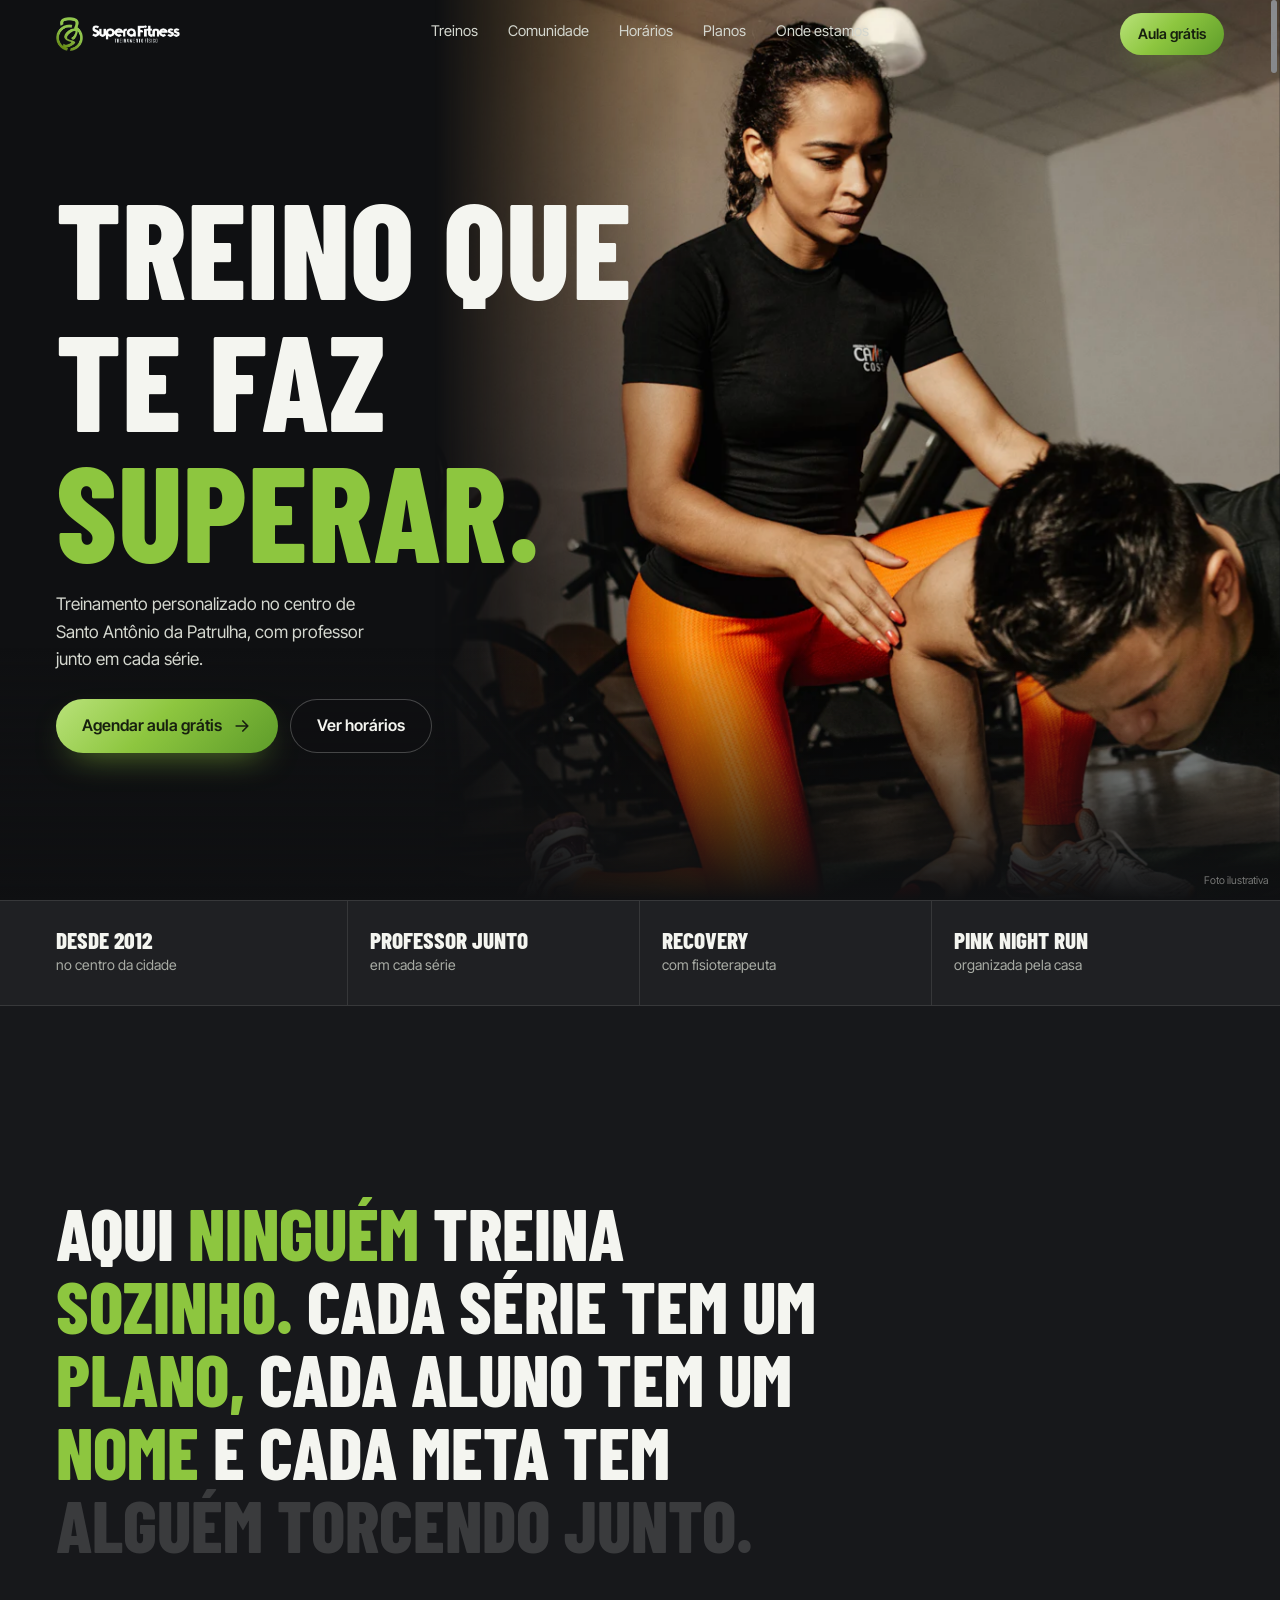
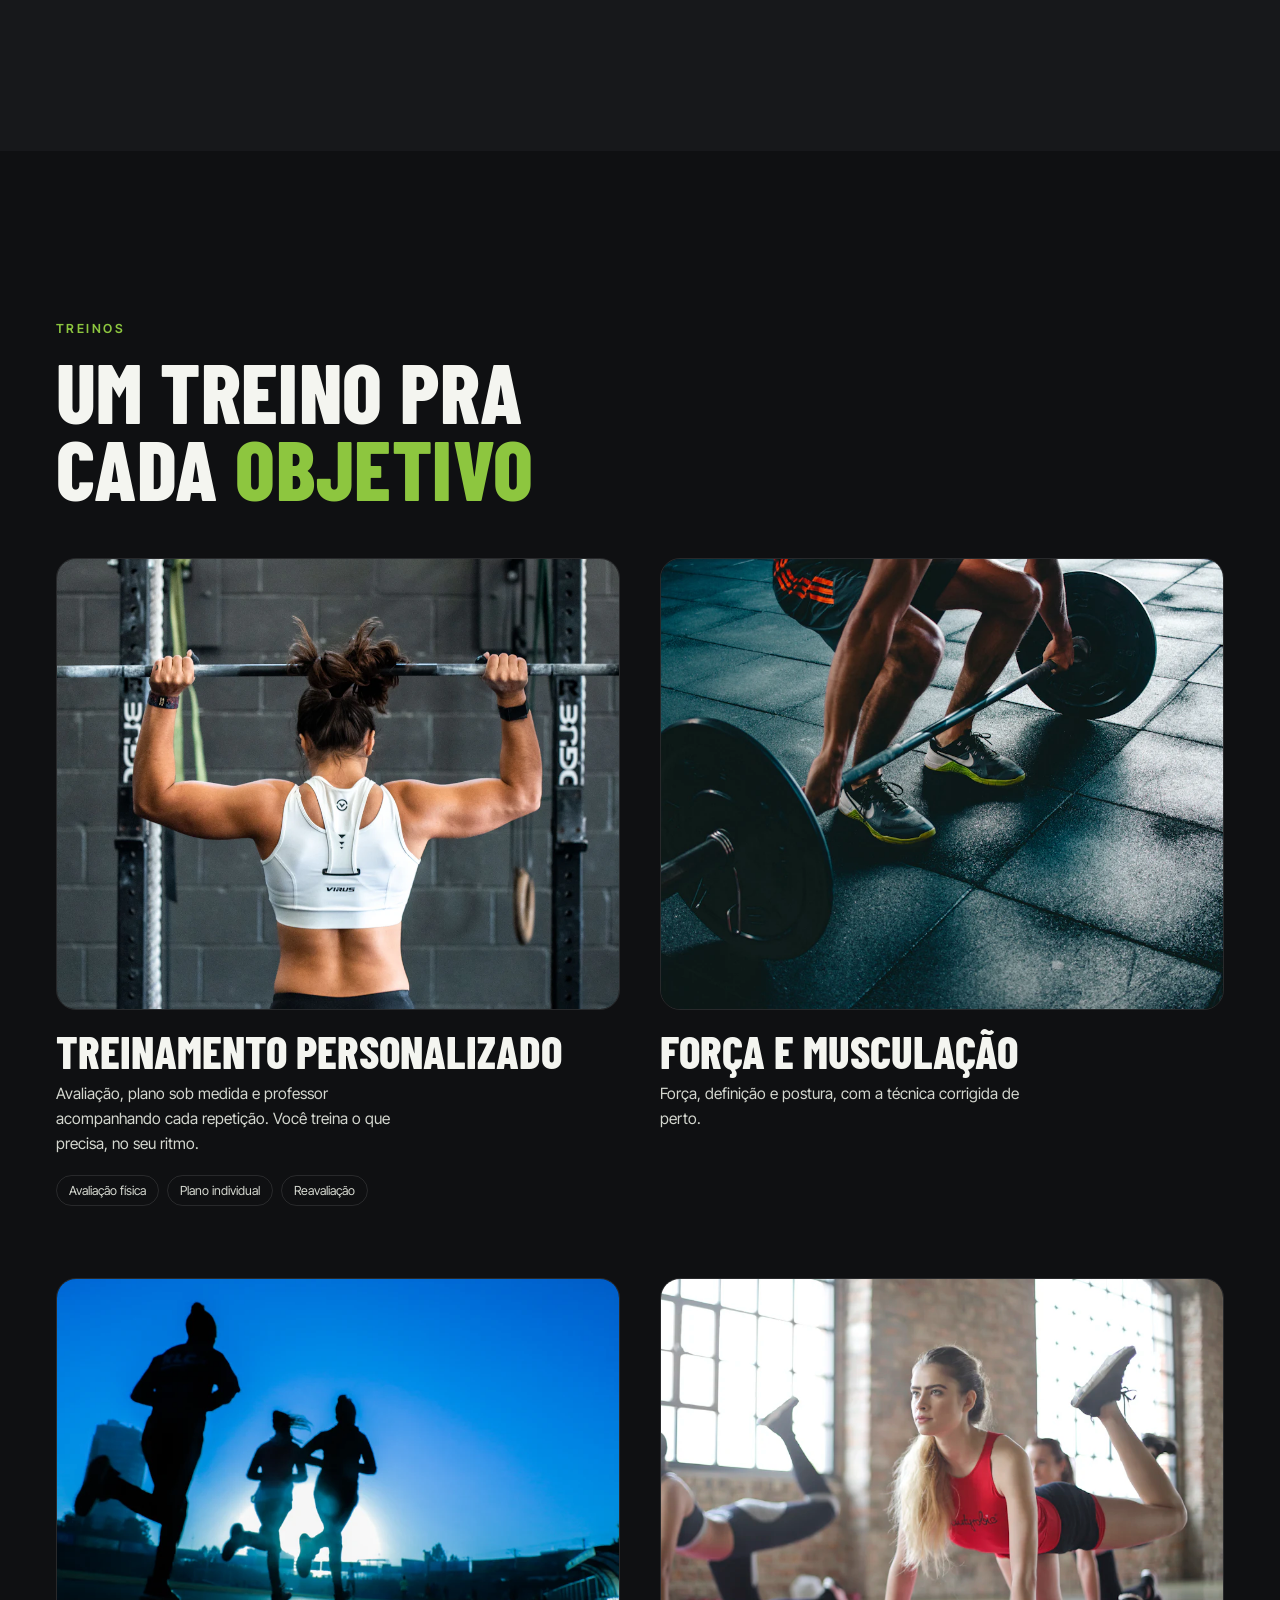
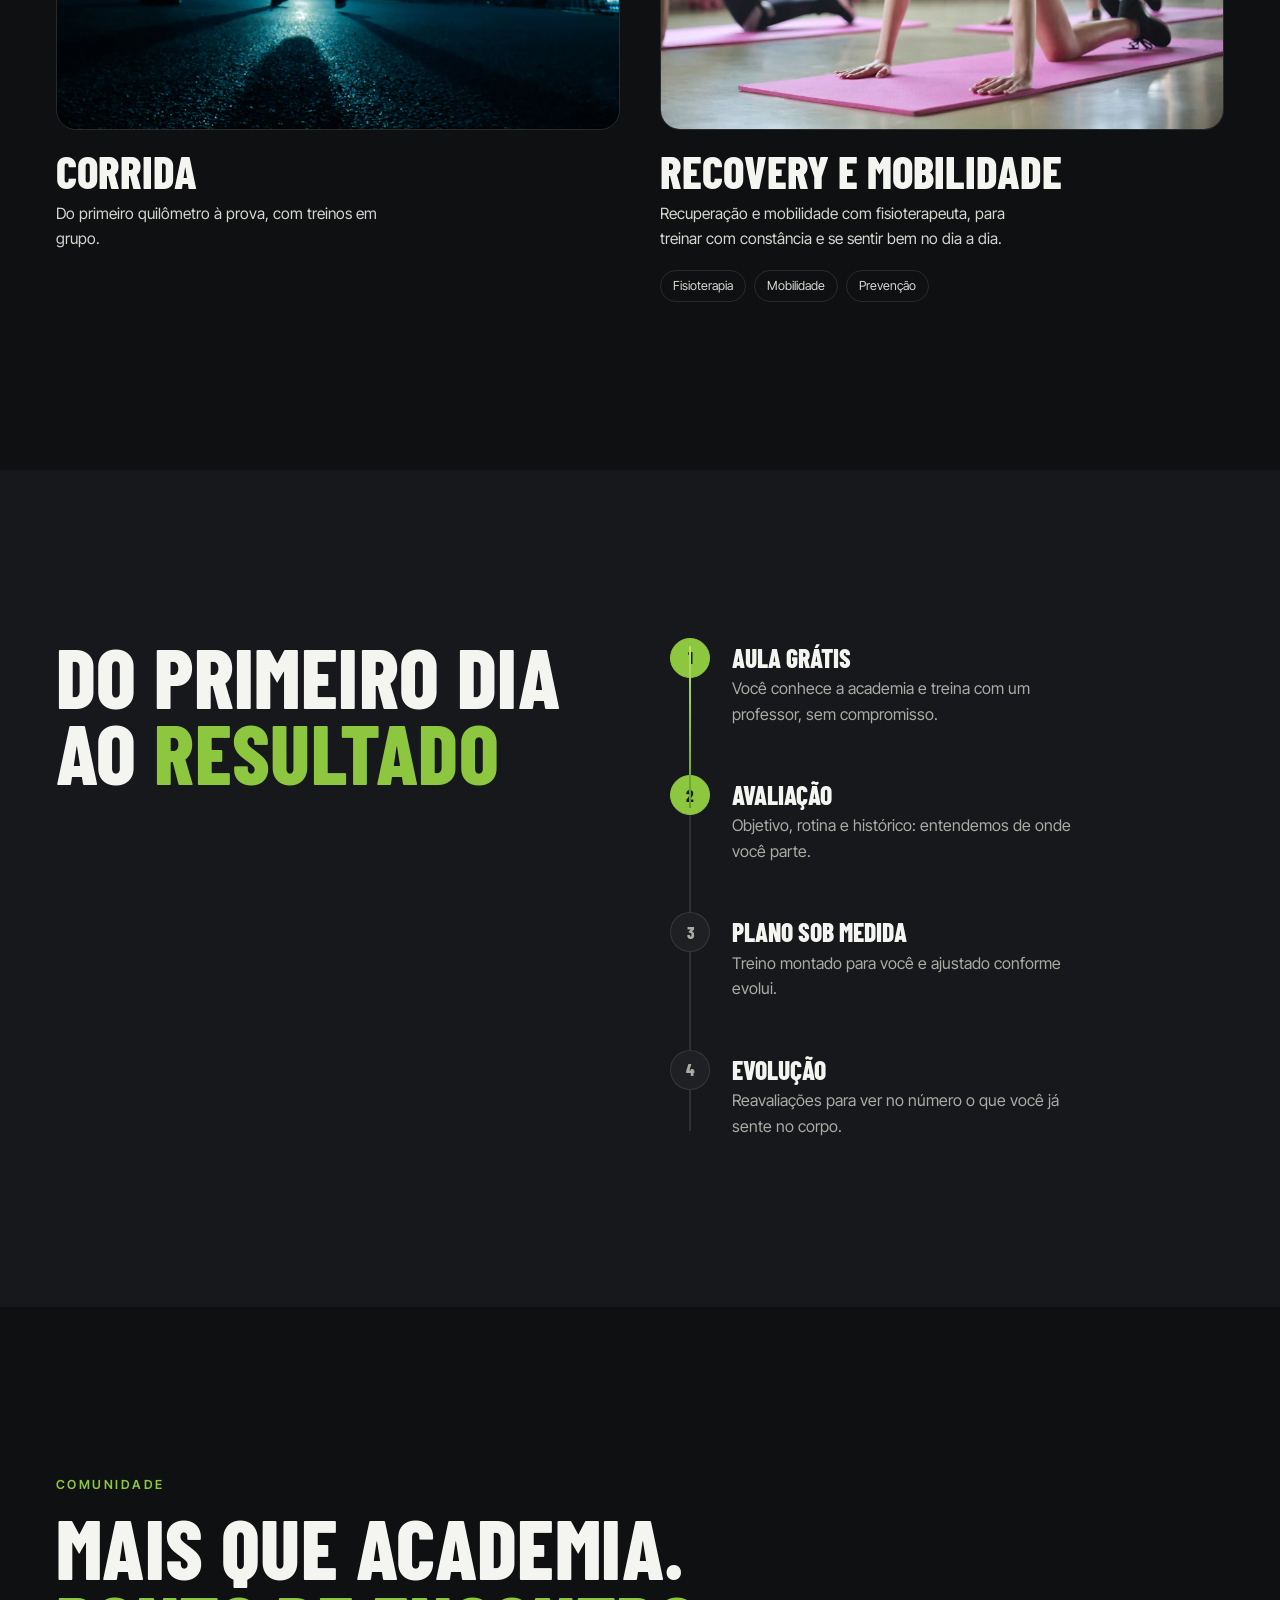
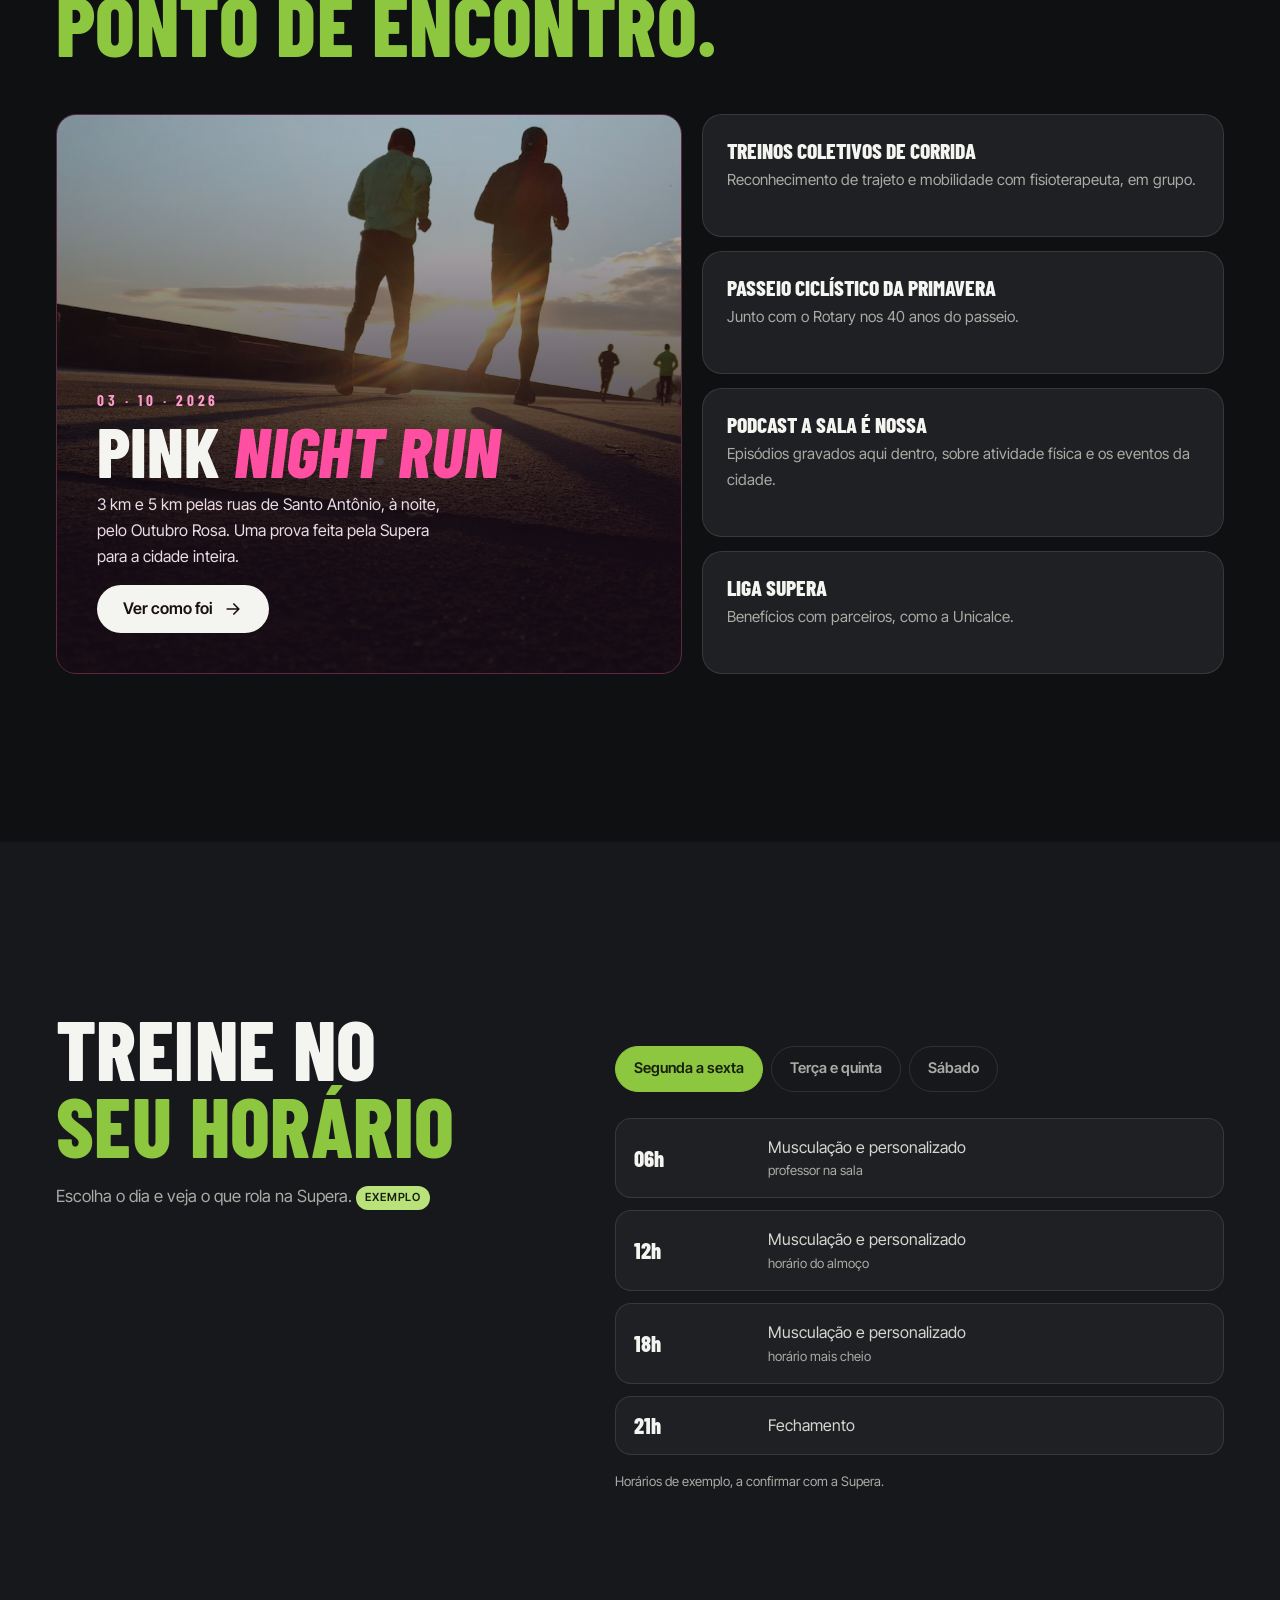
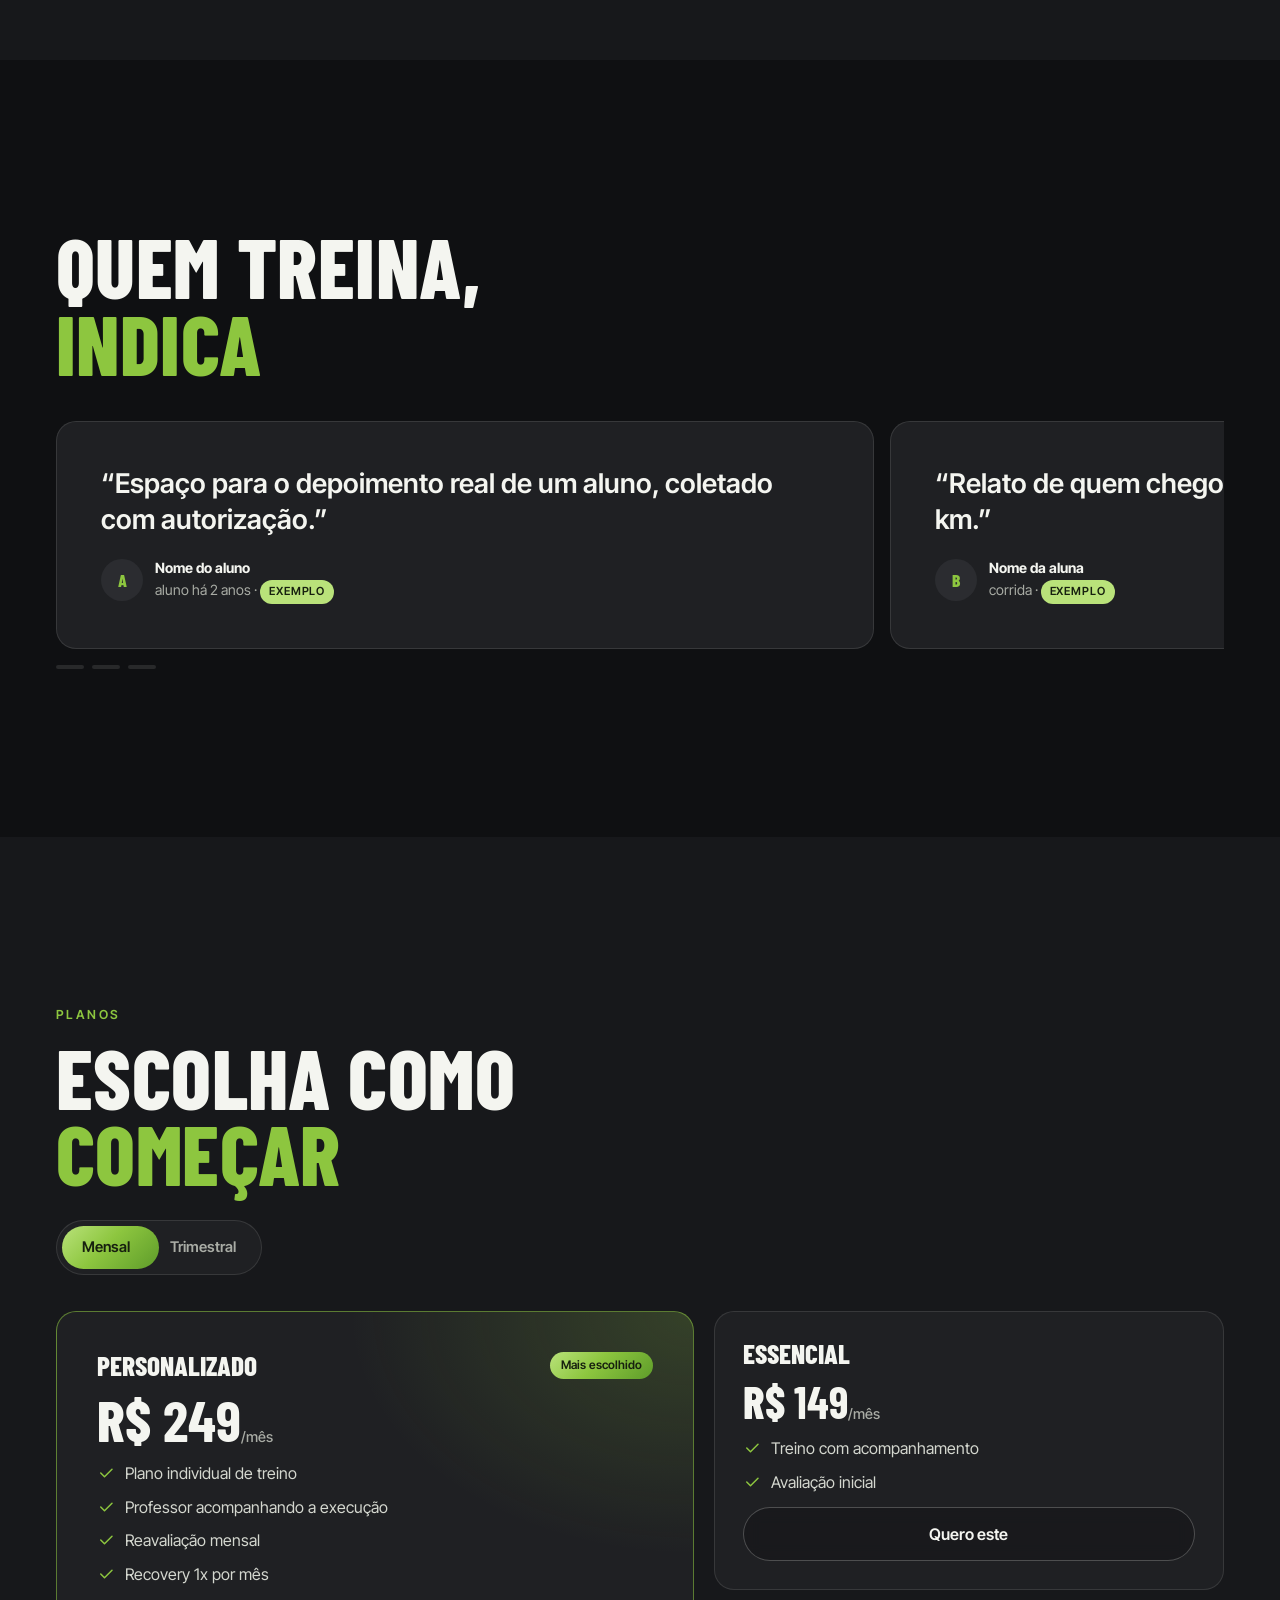
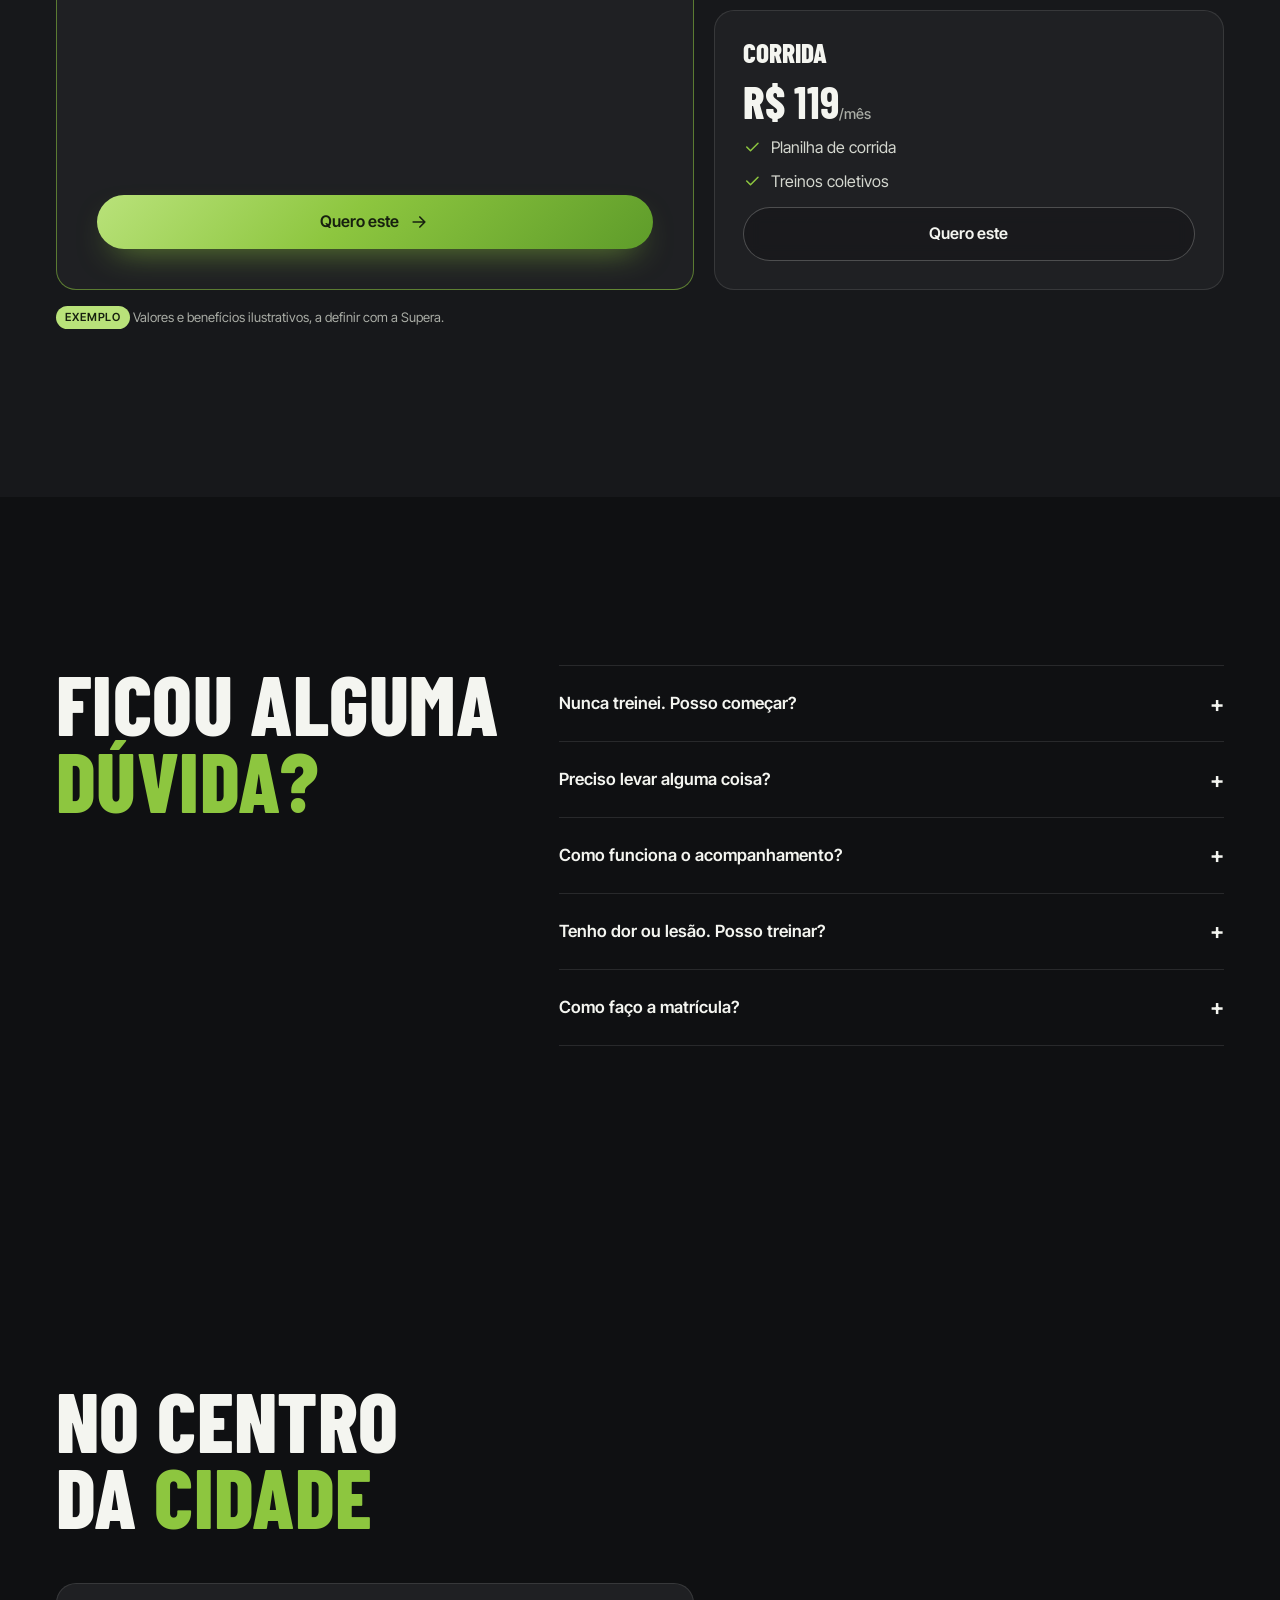
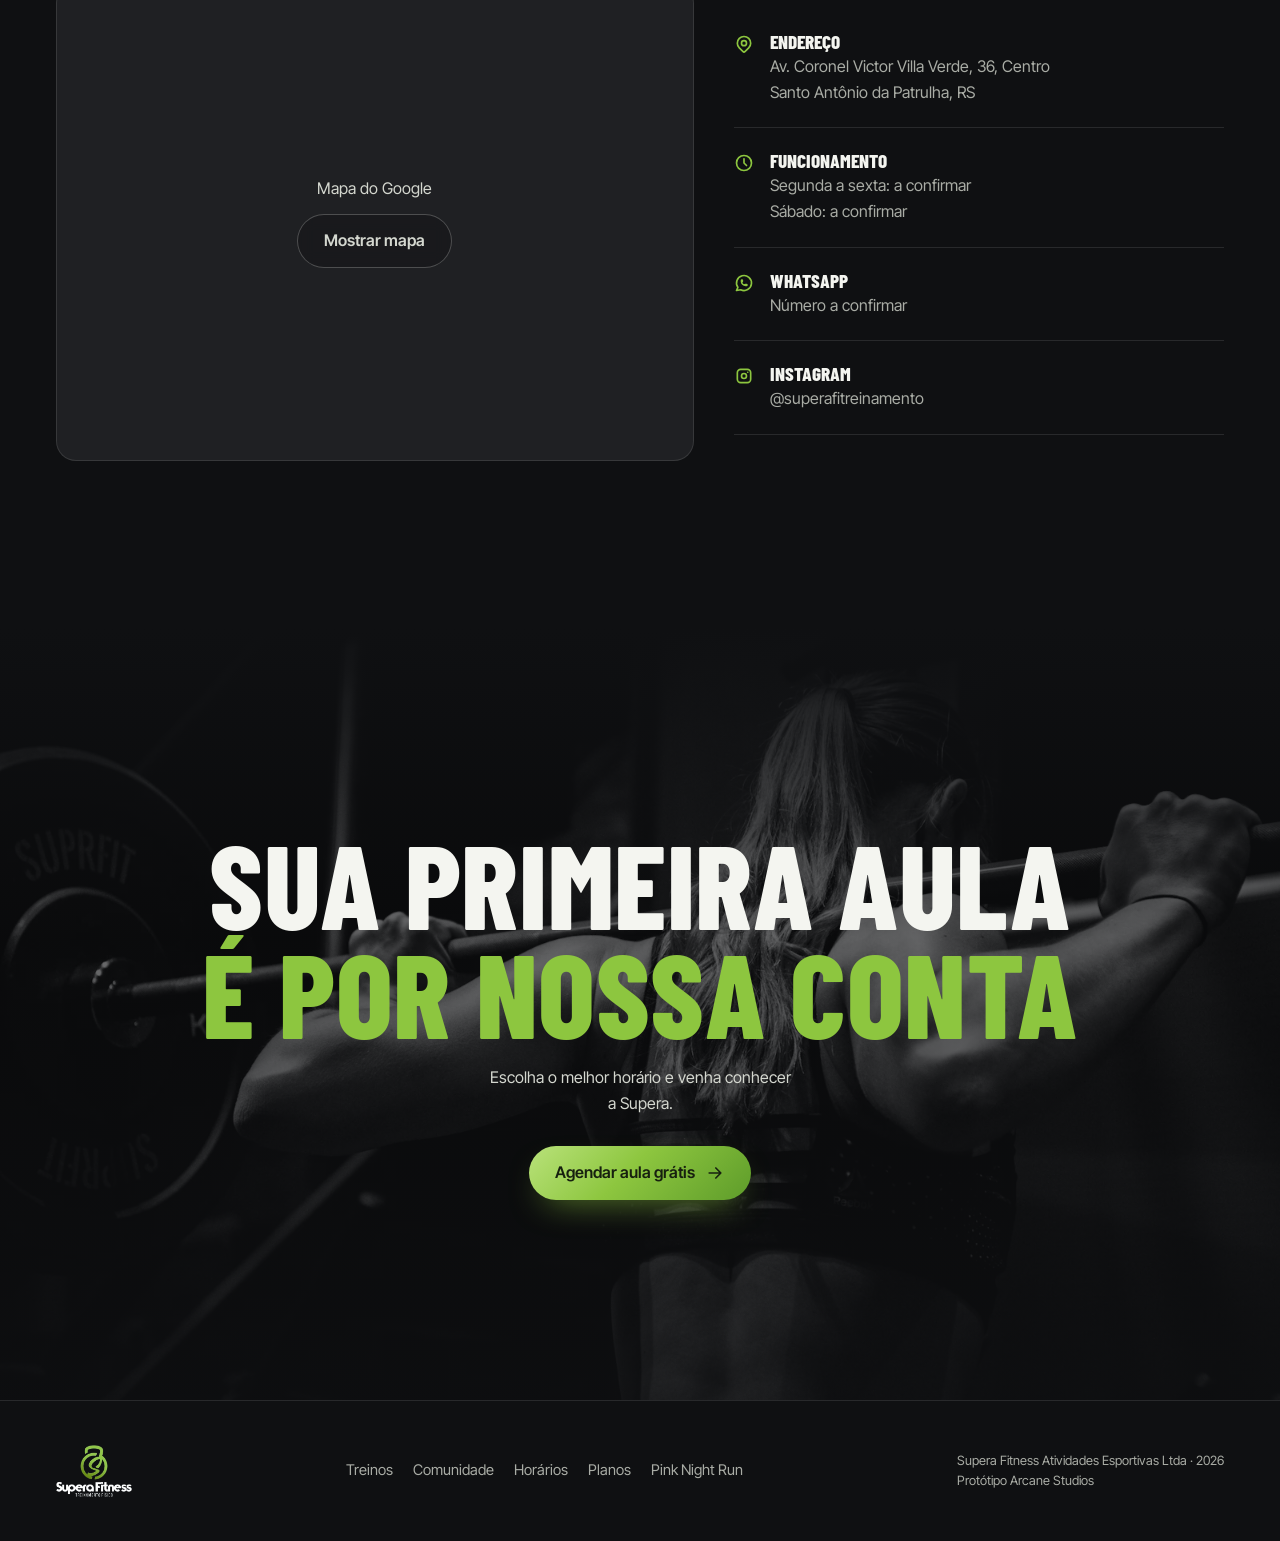
<file: index.html>
<!doctype html>
<html lang="pt-BR">
<head>
<meta charset="utf-8">
<meta name="viewport" content="width=device-width, initial-scale=1, viewport-fit=cover">
<meta name="robots" content="noindex, nofollow">
<meta name="theme-color" content="#0F1012">
<title>Supera Fitness · Treinamento físico em Santo Antônio da Patrulha</title>
<meta name="description" content="Treinamento físico personalizado no centro de Santo Antônio da Patrulha, com professor junto em cada série. Agende sua aula grátis.">
<link rel="icon" href="mark.png">
<link rel="preconnect" href="https://fonts.googleapis.com"><link rel="preconnect" href="https://fonts.gstatic.com" crossorigin>
<link href="https://fonts.googleapis.com/css2?family=Barlow+Condensed:ital,wght@0,600;0,700;0,800;1,800&family=Inter+Tight:wght@400;500;600&display=swap" rel="stylesheet">
<link rel="preload" as="image" href="img/heroi-cel.webp" media="(max-width:819px)">
<link rel="preload" as="image" href="img/heroi-pc.webp" media="(min-width:820px)">
<link rel="stylesheet" href="css/arcane-ui.css?v=20261006c">
<link rel="stylesheet" href="css/arcane-motion.css?v=20261006c">
<link rel="stylesheet" href="css/site.css?v=20261006c">
</head>
<body>
<svg width="0" height="0" style="position:absolute" aria-hidden="true">
  <symbol id="i-seta" viewBox="0 0 24 24"><path d="M5 12h14M13 18l6-6M13 6l6 6"/></symbol>
  <symbol id="i-whats" viewBox="0 0 24 24"><path d="M3 21l1.65-3.8a9 9 0 1 1 3.4 2.9L3 21"/><path d="M9 10a.5.5 0 0 0 1 0V9a.5.5 0 0 0-1 0v1a5 5 0 0 0 5 5h1a.5.5 0 0 0 0-1h-1a.5.5 0 0 0 0 1"/></symbol>
  <symbol id="i-pin" viewBox="0 0 24 24"><path d="M9 11a3 3 0 1 0 6 0a3 3 0 0 0-6 0"/><path d="M17.66 16.66l-4.25 4.24a2 2 0 0 1-2.82 0l-4.25-4.24a8 8 0 1 1 11.32 0z"/></symbol>
  <symbol id="i-relogio" viewBox="0 0 24 24"><path d="M3 12a9 9 0 1 0 18 0a9 9 0 0 0-18 0"/><path d="M12 7v5l3 3"/></symbol>
  <symbol id="i-insta" viewBox="0 0 24 24"><path d="M4 8a4 4 0 0 1 4-4h8a4 4 0 0 1 4 4v8a4 4 0 0 1-4 4H8a4 4 0 0 1-4-4z"/><path d="M9 12a3 3 0 1 0 6 0a3 3 0 0 0-6 0"/><path d="M16.5 7.5v.01"/></symbol>
  <symbol id="i-x" viewBox="0 0 24 24"><path d="M18 6L6 18M6 6l12 12"/></symbol>
  <symbol id="i-ok" viewBox="0 0 24 24"><path d="M5 12l5 5L20 7"/></symbol>
</svg>

<header class="topo" id="topo">
  <div class="wrap">
    <a href="#inicio" class="topo__logo" aria-label="Supera Fitness, início"><img class="m" src="mark.png" alt="" width="200" height="255"><img class="w" src="word.png" alt="Supera Fitness" width="558" height="114"></a>
    <nav class="nav" aria-label="Principal"><a href="#treinos">Treinos</a><a href="#comunidade">Comunidade</a><a href="#horarios">Horários</a><a href="#planos">Planos</a><a href="#local">Onde estamos</a></nav>
    <button class="btn btn--lima" data-abrir>Aula grátis</button>
  </div>
</header>

<main>
  <section class="heroi" id="inicio">
    <picture class="heroi__foto">
      <source media="(min-width:820px)" srcset="img/heroi-pc.webp">
      <img src="img/heroi-cel.webp" alt="Professor corrigindo a postura de um aluno durante o treino" width="900" height="1300" fetchpriority="high">
    </picture>
    <div class="wrap heroi__txt">
      <h1 class="cond"><span class="l"><span>Treino que</span></span><span class="l"><span>te faz</span></span><span class="l lima"><span>superar.</span></span></h1>
      <p>Treinamento personalizado no centro de Santo Antônio da Patrulha, com professor junto em cada série.</p>
      <div class="acoes">
        <button class="btn btn--lima" data-abrir>Agendar aula grátis<svg class="ico"><use href="#i-seta"/></svg></button>
        <a class="btn btn--linha" href="#horarios">Ver horários</a>
      </div>
    </div>
    <span class="credito">Foto ilustrativa</span>
  </section>

  <div class="fatos" aria-label="A Supera em resumo">
    <ul class="wrap" data-stagger>
      <li><b>Desde 2012</b>no centro da cidade</li>
      <li><b>Professor junto</b>em cada série</li>
      <li><b>Recovery</b>com fisioterapeuta</li>
      <li><b>Pink Night Run</b>organizada pela casa</li>
    </ul>
  </div>

  <section class="manifesto" aria-label="Nosso jeito">
    <div class="wrap"><p data-manifesto>Aqui ninguém treina sozinho. Cada série tem um plano, cada aluno tem um nome e cada meta tem alguém torcendo junto.</p></div>
  </section>

  <section class="secao" id="treinos">
    <div class="wrap">
      <span class="sobre" data-reveal>Treinos</span>
      <h2 class="cond" data-reveal>Um treino pra<br>cada <span class="lima">objetivo</span></h2>
      <div class="bento" data-stagger>
        <article class="tile tile--a">
          <img src="img/personalizado.webp" alt="Aluna treinando agachamento com barra" loading="lazy" width="1000" height="1100">
          <div class="tile__txt"><h3>Treinamento personalizado</h3><p>Avaliação, plano sob medida e professor acompanhando cada repetição. Você treina o que precisa, no seu ritmo.</p><div class="chips"><span>Avaliação física</span><span>Plano individual</span><span>Reavaliação</span></div></div>
        </article>
        <article class="tile tile--b">
          <img src="img/forca.webp" alt="Levantamento de barra no chão da academia" loading="lazy" width="900" height="700">
          <div class="tile__txt"><h3>Força e musculação</h3><p>Força, definição e postura, com a técnica corrigida de perto.</p></div>
        </article>
        <article class="tile tile--c">
          <img src="img/corrida.webp" alt="Grupo correndo ao entardecer" loading="lazy" width="900" height="700">
          <div class="tile__txt"><h3>Corrida</h3><p>Do primeiro quilômetro à prova, com treinos em grupo.</p></div>
        </article>
        <article class="tile tile--d">
          <img src="img/recovery.webp" alt="Alunas fazendo exercícios de mobilidade no colchonete" loading="lazy" width="900" height="700">
          <div class="tile__txt"><h3>Recovery e mobilidade</h3><p>Recuperação e mobilidade com fisioterapeuta, para treinar com constância e se sentir bem no dia a dia.</p><div class="chips"><span>Fisioterapia</span><span>Mobilidade</span><span>Prevenção</span></div></div>
        </article>
      </div>
    </div>
  </section>

  <section class="secao metodo" id="metodo">
    <div class="wrap">
      <h2 class="cond" data-reveal>Do primeiro dia<br>ao <span class="lima">resultado</span></h2>
      <ol class="linha-tempo" data-linha>
        <li class="passo"><i>1</i><h3>Aula grátis</h3><p>Você conhece a academia e treina com um professor, sem compromisso.</p></li>
        <li class="passo"><i>2</i><h3>Avaliação</h3><p>Objetivo, rotina e histórico: entendemos de onde você parte.</p></li>
        <li class="passo"><i>3</i><h3>Plano sob medida</h3><p>Treino montado para você e ajustado conforme evolui.</p></li>
        <li class="passo"><i>4</i><h3>Evolução</h3><p>Reavaliações para ver no número o que você já sente no corpo.</p></li>
      </ol>
    </div>
  </section>

  <section class="secao" id="comunidade">
    <div class="wrap">
      <span class="sobre" data-reveal>Comunidade</span>
      <h2 class="cond" data-reveal>Mais que academia.<br><span class="lima">Ponto de encontro.</span></h2>
      <div class="comunidade">
        <article class="evento" data-reveal>
          <img src="img/noite.webp" alt="Corredores na rua ao anoitecer" loading="lazy" width="1400" height="900">
          <div class="evento__txt">
            <span class="evento__data">03 · 10 · 2026</span>
            <h3>Pink <em>Night Run</em></h3>
            <p>3 km e 5 km pelas ruas de Santo Antônio, à noite, pelo Outubro Rosa. Uma prova feita pela Supera para a cidade inteira.</p>
            <a class="btn" href="pink-night.html">Ver como foi<svg class="ico"><use href="#i-seta"/></svg></a>
          </div>
        </article>
        <ul class="acontece" data-stagger>
          <li><b>Treinos coletivos de corrida</b><span>Reconhecimento de trajeto e mobilidade com fisioterapeuta, em grupo.</span></li>
          <li><b>Passeio Ciclístico da Primavera</b><span>Junto com o Rotary nos 40 anos do passeio.</span></li>
          <li><b>Podcast A Sala é Nossa</b><span>Episódios gravados aqui dentro, sobre atividade física e os eventos da cidade.</span></li>
          <li><b>Liga Supera</b><span>Benefícios com parceiros, como a Unicalce.</span></li>
        </ul>
      </div>
    </div>
  </section>

  <section class="secao horarios" id="horarios">
    <div class="wrap">
      <div>
        <h2 class="cond" data-reveal>Treine no<br><span class="lima">seu horário</span></h2>
        <p class="lead" data-reveal>Escolha o dia e veja o que rola na Supera. <span class="exemplo">Exemplo</span></p>
      </div>
      <div data-reveal>
        <div class="abas" role="tablist" aria-label="Dia da semana" id="abas">
          <button role="tab" aria-selected="true" data-dia="semana">Segunda a sexta</button>
          <button role="tab" aria-selected="false" data-dia="ter">Terça e quinta</button>
          <button role="tab" aria-selected="false" data-dia="sab">Sábado</button>
        </div>
        <ul class="grade-h" id="grade" aria-live="polite"><li><time>06h</time><span>Musculação e personalizado<small>professor na sala</small></span></li><li><time>12h</time><span>Musculação e personalizado<small>horário do almoço</small></span></li><li><time>18h</time><span>Musculação e personalizado<small>horário mais cheio</small></span></li><li><time>21h</time><span>Fechamento</span></li></ul>
        <p class="nota">Horários de exemplo, a confirmar com a Supera.</p>
      </div>
    </div>
  </section>

  <section class="secao" id="alunos">
    <div class="wrap">
      <h2 class="cond" data-reveal>Quem treina,<br><span class="lima">indica</span></h2>
      <div class="depo" id="depo">
        <figure><blockquote>“Espaço para o depoimento real de um aluno, coletado com autorização.”</blockquote><figcaption><i>A</i><span><b>Nome do aluno</b>aluno há 2 anos · <span class="exemplo">Exemplo</span></span></figcaption></figure>
        <figure><blockquote>“Relato de quem chegou sem treinar nada e hoje corre 5 km.”</blockquote><figcaption><i>B</i><span><b>Nome da aluna</b>corrida · <span class="exemplo">Exemplo</span></span></figcaption></figure>
        <figure><blockquote>“Relato de recuperação de dor ou lesão com recovery e mobilidade.”</blockquote><figcaption><i>C</i><span><b>Nome do aluno</b>recovery · <span class="exemplo">Exemplo</span></span></figcaption></figure>
      </div>
      <div class="pontos" id="pontos" aria-label="Escolher depoimento"></div>
    </div>
  </section>

  <section class="secao" id="planos" style="background:var(--carvao)">
    <div class="wrap">
      <span class="sobre" data-reveal>Planos</span>
      <h2 class="cond" data-reveal>Escolha como<br><span class="lima">começar</span></h2>
      <div class="alterna" id="alterna" role="group" aria-label="Período do plano"><i></i><button aria-pressed="true" data-per="m">Mensal</button><button aria-pressed="false" data-per="t">Trimestral</button></div>
      <div class="planos" data-stagger>
        <div class="plano plano--top"><div class="plano__topo"><h3>Personalizado</h3><span class="selo">Mais escolhido</span></div><div class="preco">R$ <b data-m="249" data-t="219">249</b><small>/mês</small></div><ul><li><svg class="ico"><use href="#i-ok"/></svg>Plano individual de treino</li><li><svg class="ico"><use href="#i-ok"/></svg>Professor acompanhando a execução</li><li><svg class="ico"><use href="#i-ok"/></svg>Reavaliação mensal</li><li><svg class="ico"><use href="#i-ok"/></svg>Recovery 1x por mês</li></ul><button class="btn btn--lima" data-abrir data-plano="Personalizado">Quero este<svg class="ico"><use href="#i-seta"/></svg></button></div>
        <div class="plano"><h3>Essencial</h3><div class="preco">R$ <b data-m="149" data-t="129">149</b><small>/mês</small></div><ul><li><svg class="ico"><use href="#i-ok"/></svg>Treino com acompanhamento</li><li><svg class="ico"><use href="#i-ok"/></svg>Avaliação inicial</li></ul><button class="btn btn--linha" data-abrir data-plano="Essencial">Quero este</button></div>
        <div class="plano"><h3>Corrida</h3><div class="preco">R$ <b data-m="119" data-t="99">119</b><small>/mês</small></div><ul><li><svg class="ico"><use href="#i-ok"/></svg>Planilha de corrida</li><li><svg class="ico"><use href="#i-ok"/></svg>Treinos coletivos</li></ul><button class="btn btn--linha" data-abrir data-plano="Corrida">Quero este</button></div>
      </div>
      <p class="nota"><span class="exemplo">Exemplo</span> Valores e benefícios ilustrativos, a definir com a Supera.</p>
    </div>
  </section>

  <section class="secao" id="duvidas">
    <div class="wrap faq-grid">
      <h2 class="cond" data-reveal>Ficou alguma<br><span class="lima">dúvida?</span></h2>
      <div class="faq" data-reveal>
        <details><summary>Nunca treinei. Posso começar?</summary><p>Pode. A aula grátis serve justamente pra isso: conhecer o espaço, conversar com o professor e sentir o ritmo, sem compromisso.</p></details>
        <details><summary>Preciso levar alguma coisa?</summary><p>Roupa confortável, tênis e uma garrafinha de água. Se tiver, uma toalha.</p></details>
        <details><summary>Como funciona o acompanhamento?</summary><p>Você recebe um plano montado para o seu objetivo, e o professor acompanha a execução, corrige a técnica e ajusta a carga conforme você evolui.</p></details>
        <details><summary>Tenho dor ou lesão. Posso treinar?</summary><p>Conte pra gente na aula grátis. A Supera tem recovery e mobilidade com fisioterapeuta, e o treino é adaptado ao seu caso.</p></details>
        <details><summary>Como faço a matrícula?</summary><p>Pelo WhatsApp ou direto na recepção. Depois da aula grátis, a gente explica os planos com calma.</p></details>
      </div>
    </div>
  </section>

  <section class="secao" id="local">
    <div class="wrap">
      <h2 class="cond" data-reveal>No centro<br>da <span class="lima">cidade</span></h2>
      <div class="local">
        <div class="mapa" data-reveal id="mapa">
          <div class="mapa__abrir"><div><p>Mapa do Google</p><button class="btn btn--linha" type="button" id="carrega-mapa" style="margin-top:12px">Mostrar mapa</button></div></div>
        </div>
        <ul class="info" data-stagger>
          <li><svg class="ico"><use href="#i-pin"/></svg><div><b>Endereço</b><a href="https://www.google.com/maps/search/?api=1&query=Av.+Coronel+Victor+Villa+Verde,+36,+Santo+Ant%C3%B4nio+da+Patrulha+RS" target="_blank" rel="noopener">Av. Coronel Victor Villa Verde, 36, Centro<br>Santo Antônio da Patrulha, RS</a></div></li>
          <li><svg class="ico"><use href="#i-relogio"/></svg><div><b>Funcionamento</b><span>Segunda a sexta: a confirmar<br>Sábado: a confirmar</span></div></li>
          <li><svg class="ico"><use href="#i-whats"/></svg><div><b>WhatsApp</b><span>Número a confirmar</span></div></li>
          <li><svg class="ico"><use href="#i-insta"/></svg><div><b>Instagram</b><a href="https://www.instagram.com/superafitreinamento/" target="_blank" rel="noopener">@superafitreinamento</a></div></li>
        </ul>
      </div>
    </div>
  </section>

  <section class="final">
    <img src="img/final.webp" alt="" loading="lazy" width="1600" height="1000">
    <div class="wrap">
      <h2 class="cond" data-reveal>Sua primeira aula<br><span class="lima">é por nossa conta</span></h2>
      <p data-reveal>Escolha o melhor horário e venha conhecer a Supera.</p>
      <button class="btn btn--lima" data-abrir data-reveal>Agendar aula grátis<svg class="ico"><use href="#i-seta"/></svg></button>
    </div>
  </section>
</main>

<footer>
  <div class="wrap rodape">
    <img src="full.png" alt="Supera Fitness, treinamento físico" width="558" height="382" loading="lazy">
    <nav aria-label="Rodapé"><a href="#treinos">Treinos</a><a href="#comunidade">Comunidade</a><a href="#horarios">Horários</a><a href="#planos">Planos</a><a href="pink-night.html">Pink Night Run</a></nav>
    <small>Supera Fitness Atividades Esportivas Ltda · <span data-ano>2026</span><br>Protótipo Arcane Studios</small>
  </div>
</footer>

<div class="flutuante" id="flutuante"><button class="btn btn--lima" data-abrir>Agendar aula grátis<svg class="ico"><use href="#i-seta"/></svg></button></div>

<div class="modal" id="modal" role="dialog" aria-modal="true" aria-labelledby="m-tit" hidden>
  <div class="modal__caixa">
    <button type="button" class="fechar" data-fechar aria-label="Fechar"><svg class="ico"><use href="#i-x"/></svg></button>
    <h3 id="m-tit">Aula grátis</h3>
    <p class="sub">Três passos e a gente confirma pelo WhatsApp.</p>
    <div class="etapas" aria-hidden="true"><i class="on"></i><i></i><i></i></div>
    <div class="etapa" data-etapa="1"><h4>Qual é o seu objetivo?</h4><div class="opcoes" data-grupo="objetivo">
      <button type="button" aria-pressed="false">Emagrecer<small>queimar e definir</small></button>
      <button type="button" aria-pressed="false">Ganhar força<small>músculo e postura</small></button>
      <button type="button" aria-pressed="false">Correr melhor<small>da caminhada à prova</small></button>
      <button type="button" aria-pressed="false">Saúde e bem-estar<small>dor, mobilidade, rotina</small></button></div></div>
    <div class="etapa" data-etapa="2" hidden><h4>Qual o melhor período?</h4><div class="opcoes" data-grupo="periodo">
      <button type="button" aria-pressed="false">Manhã<small>até 12h</small></button>
      <button type="button" aria-pressed="false">Tarde<small>12h às 18h</small></button>
      <button type="button" aria-pressed="false">Noite<small>depois das 18h</small></button>
      <button type="button" aria-pressed="false">Tanto faz<small>vocês sugerem</small></button></div></div>
    <div class="etapa" data-etapa="3" hidden><h4>Pra quem é a aula?</h4>
      <div class="resumo" id="resumo"></div>
      <label class="campo"><span>Seu nome</span><input id="nome" name="name" autocomplete="name" maxlength="60" aria-describedby="erro"></label></div>
    <p class="erro" id="erro" role="alert"></p>
    <div class="navega"><button class="btn btn--linha" id="voltar" type="button" hidden>Voltar</button><button class="btn btn--lima" id="avancar" type="button">Continuar</button></div>
  </div>
</div>

<script src="js/arcane-ui.js?v=20261006c" defer></script>
<script src="js/site.js?v=20261006c" defer></script>
</body>
</html>
</file>
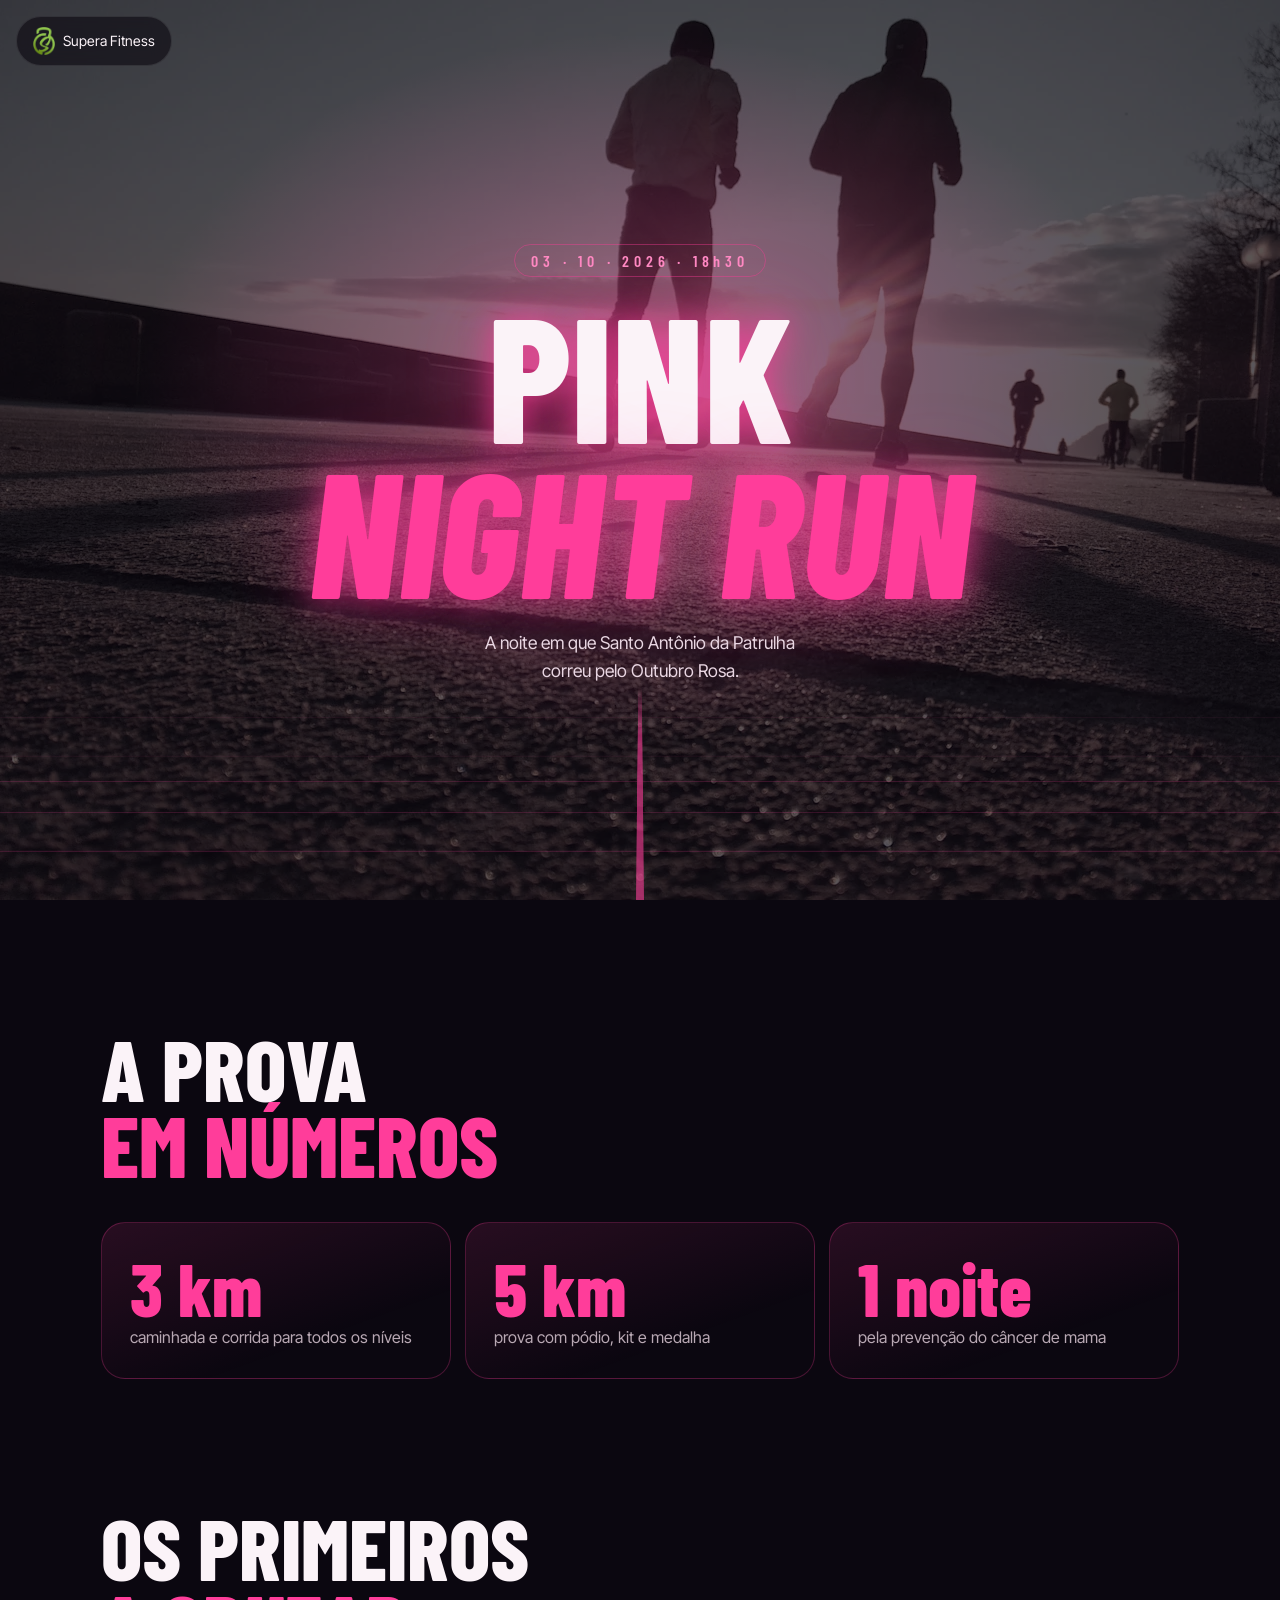
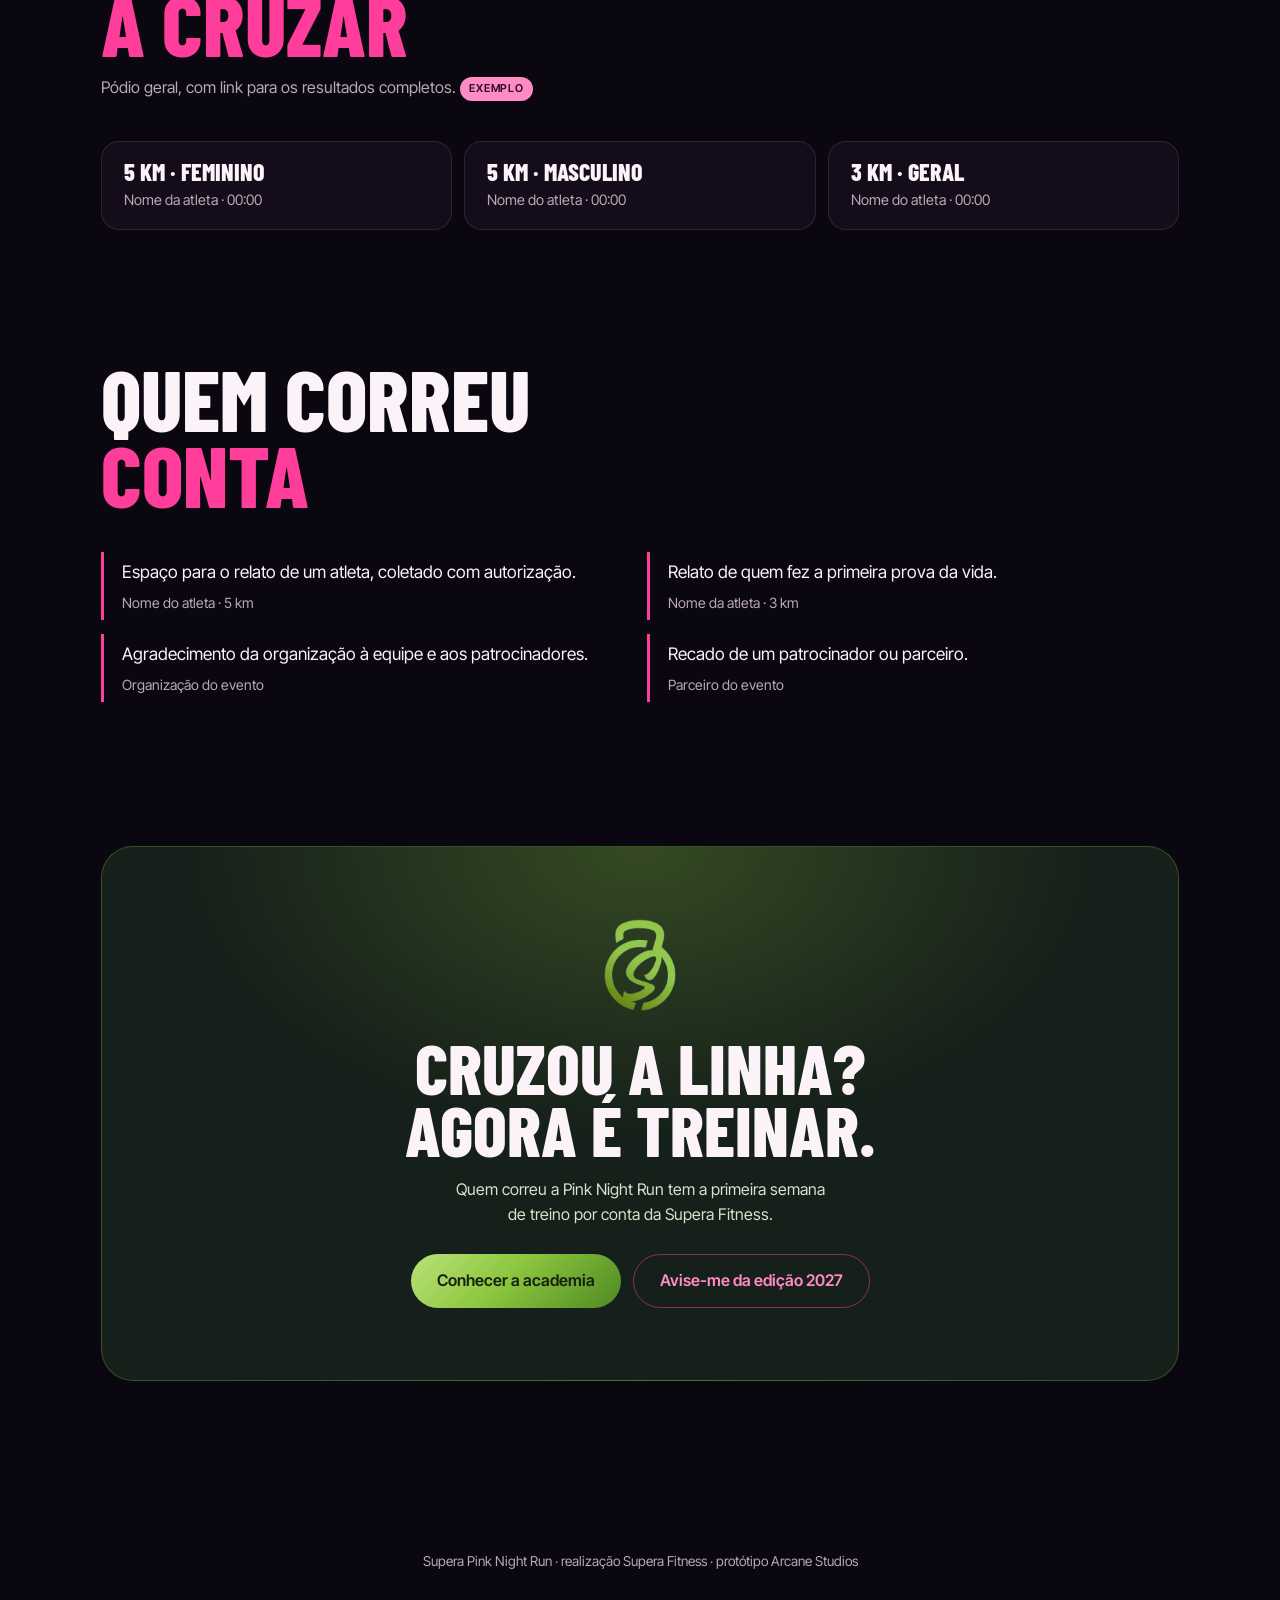
<file: pink-night.html>
<!doctype html>
<html lang="pt-BR">
<head>
<meta charset="utf-8">
<meta name="viewport" content="width=device-width, initial-scale=1, viewport-fit=cover">
<meta name="robots" content="noindex, nofollow">
<meta name="theme-color" content="#0B0710">
<title>Supera Pink Night Run 2026 · Outubro Rosa</title>
<link rel="icon" href="mark.png">
<link rel="preconnect" href="https://fonts.googleapis.com"><link rel="preconnect" href="https://fonts.gstatic.com" crossorigin>
<link href="https://fonts.googleapis.com/css2?family=Barlow+Condensed:ital,wght@0,600;0,800;1,800&family=Inter+Tight:wght@400;500;600&display=swap" rel="stylesheet">
<style>
:root{--noite:#0B0710;--noite-2:#140C1A;--rosa:#FF3D9A;--rosa-2:#FF8BC4;--branco:#FBF3F8;--cinza:#B9A9B4;--linha:rgba(255,255,255,.1);--ease:cubic-bezier(.16,1,.3,1);--cond:"Barlow Condensed","Arial Narrow",system-ui,sans-serif}
*{box-sizing:border-box;margin:0}
html,body{overflow-x:hidden;overflow-x:clip;touch-action:pan-y pinch-zoom}
body{background:var(--noite);color:var(--branco);font:16px/1.6 "Inter Tight",system-ui,sans-serif;-webkit-font-smoothing:antialiased}
a{color:inherit;text-decoration:none}
.wrap{max-width:1150px;margin:0 auto;padding:0 18px}
.cond{font-family:var(--cond);font-weight:800;text-transform:uppercase;line-height:.88}
.voltar{position:fixed;top:16px;left:16px;z-index:10;display:inline-flex;align-items:center;gap:8px;padding:10px 16px;border-radius:99px;background:rgba(11,7,16,.6);backdrop-filter:blur(10px);border:1px solid var(--linha);font-size:.88rem}
.voltar img{width:22px}
.heroi{min-height:100svh;display:grid;place-items:center;text-align:center;position:relative;overflow:hidden;padding:90px 0 60px}
.heroi::before{content:"";position:absolute;inset:-20%;background:radial-gradient(40% 40% at 50% 45%,rgba(255,61,154,.45),transparent 70%);animation:pulsa 4s ease-in-out infinite}
@keyframes pulsa{50%{transform:scale(1.12);opacity:.75}}
.heroi__foto{position:absolute;inset:0;background:url(img/noite.webp) center/cover;opacity:.32;filter:saturate(.4) hue-rotate(-30deg)}
.estrada{position:absolute;inset:auto 0 0;height:55%;perspective:400px;overflow:hidden;opacity:.65}
.estrada div{position:absolute;inset:0 -50%;transform:rotateX(70deg);transform-origin:bottom;background:repeating-linear-gradient(90deg,transparent 0 calc(50% - 4px),rgba(255,61,154,.9) calc(50% - 4px) calc(50% + 4px),transparent calc(50% + 4px) 100%),repeating-linear-gradient(0deg,transparent 0 60px,rgba(255,61,154,.25) 60px 62px);background-size:100% 100%,100% 124px;animation:avanca 1.4s linear infinite;mask-image:linear-gradient(transparent,#000 40%);-webkit-mask-image:linear-gradient(transparent,#000 40%)}
@keyframes avanca{to{background-position:0 0,0 124px}}
.heroi .wrap{position:relative}
.data{display:inline-block;font:600 1rem var(--cond);letter-spacing:.3em;color:var(--rosa-2);border:1px solid rgba(255,61,154,.4);padding:6px 16px;border-radius:99px;margin-bottom:20px}
.heroi h1{font-size:clamp(4rem,19vw,11rem);text-shadow:0 0 30px rgba(255,61,154,.7),0 0 80px rgba(255,61,154,.4)}
.heroi h1 em{font-style:italic;color:var(--rosa);display:block;animation:neon 3s infinite}
@keyframes neon{0%,19%,21%,63%,65%,100%{opacity:1}20%,64%{opacity:.4}}
.heroi p{max-width:34ch;margin:22px auto 0;color:#E9D6E2;font-size:1.1rem}
.secao{padding:clamp(80px,12vw,130px) 0}
.secao h2{font-size:clamp(2.8rem,11vw,5.4rem)}
.rosa{color:var(--rosa)}
.grade{display:grid;gap:14px;margin-top:40px}
.cartao{border:1px solid rgba(255,61,154,.25);border-radius:24px;padding:28px;background:linear-gradient(160deg,rgba(255,61,154,.12),transparent 70%)}
.cartao b{display:block;font:800 clamp(3rem,10vw,4.6rem)/1 var(--cond);color:var(--rosa)}
.cartao span{color:var(--cinza)}
.podio{display:grid;gap:12px;margin-top:40px}
.podio div{display:flex;flex-direction:column;gap:4px;border:1px solid var(--linha);border-radius:18px;padding:18px 22px;background:var(--noite-2)}
.podio b{font:800 1.5rem/1 var(--cond);text-transform:uppercase}
.podio span{color:var(--cinza);font-size:.9rem}
.exemplo{display:inline-block;font-size:.68rem;font-weight:600;letter-spacing:.08em;text-transform:uppercase;color:#2A0A1A;background:var(--rosa-2);padding:3px 9px;border-radius:99px;vertical-align:middle}
.agradece{columns:1;gap:14px;margin-top:40px}
.agradece blockquote{break-inside:avoid;margin-bottom:14px;border-left:3px solid var(--rosa);padding:6px 0 6px 18px;font-size:1.08rem}
.agradece cite{display:block;font-style:normal;color:var(--cinza);font-size:.88rem;margin-top:6px}
.ponte{text-align:center;border-radius:32px;padding:clamp(36px,7vw,72px) 22px;background:radial-gradient(70% 90% at 50% 0%,rgba(141,198,63,.25),transparent 60%),#16201A;border:1px solid rgba(141,198,63,.3)}
.ponte img{width:72px;margin:0 auto 18px}
.ponte h2{font-size:clamp(2.4rem,9vw,4.4rem)}
.ponte p{color:#D5E3CC;max-width:42ch;margin:16px auto 26px}
.btn{display:inline-flex;align-items:center;justify-content:center;min-height:54px;padding:0 26px;border-radius:99px;font-weight:600;transition:transform .4s var(--ease)}
.btn:hover{transform:translateY(-2px)}
.btn--rosa{border:1px solid rgba(255,61,154,.5);color:var(--rosa-2)}
.btn--lima{background:linear-gradient(135deg,#B9E27A,#8DC63F 45%,#4E8A22);color:#17200F}
footer{padding:40px 0 60px;color:var(--cinza);font-size:.85rem;text-align:center}
.rv{opacity:0;transform:translateY(30px)}.rv.on{opacity:1;transform:none;transition:all 1s var(--ease)}
@media (min-width:820px){.podio{grid-template-columns:repeat(3,1fr)}.grade{grid-template-columns:repeat(3,1fr)}.agradece{columns:2}.wrap{padding:0 36px}}
@media (prefers-reduced-motion:reduce){*{animation:none!important;transition:none!important}.rv{opacity:1;transform:none}}
</style>
</head>
<body>
<a class="voltar" href="index.html"><img src="mark.png" alt="">Supera Fitness</a>
<section class="heroi">
  <div class="heroi__foto" aria-hidden="true"></div>
  <div class="estrada" aria-hidden="true"><div></div></div>
  <div class="wrap">
    <span class="data">03 · 10 · 2026 · 18h30</span>
    <h1 class="cond">Pink<em>Night Run</em></h1>
    <p>A noite em que Santo Antônio da Patrulha correu pelo Outubro Rosa.</p>
  </div>
</section>
<section class="secao">
  <div class="wrap">
    <h2 class="cond rv">A prova<br><span class="rosa">em números</span></h2>
    <div class="grade">
      <div class="cartao rv"><b>3 km</b><span>caminhada e corrida para todos os níveis</span></div>
      <div class="cartao rv"><b>5 km</b><span>prova com pódio, kit e medalha</span></div>
      <div class="cartao rv"><b>1 noite</b><span>pela prevenção do câncer de mama</span></div>
    </div>
  </div>
</section>
<section class="secao" style="padding-top:0">
  <div class="wrap">
    <h2 class="cond rv">Os primeiros<br><span class="rosa">a cruzar</span></h2>
    <p class="rv" style="color:var(--cinza);margin-top:14px">Pódio geral, com link para os resultados completos. <span class="exemplo">Exemplo</span></p>
    <div class="podio">
      <div class="rv"><b>5 km · Feminino</b><span>Nome da atleta · 00:00</span></div>
      <div class="rv"><b>5 km · Masculino</b><span>Nome do atleta · 00:00</span></div>
      <div class="rv"><b>3 km · Geral</b><span>Nome do atleta · 00:00</span></div>
    </div>
  </div>
</section>
<section class="secao" style="padding-top:0">
  <div class="wrap">
    <h2 class="cond rv">Quem correu<br><span class="rosa">conta</span></h2>
    <div class="agradece">
      <blockquote class="rv">Espaço para o relato de um atleta, coletado com autorização.<cite>Nome do atleta · 5 km</cite></blockquote>
      <blockquote class="rv">Agradecimento da organização à equipe e aos patrocinadores.<cite>Organização do evento</cite></blockquote>
      <blockquote class="rv">Relato de quem fez a primeira prova da vida.<cite>Nome da atleta · 3 km</cite></blockquote>
      <blockquote class="rv">Recado de um patrocinador ou parceiro.<cite>Parceiro do evento</cite></blockquote>
    </div>
  </div>
</section>
<section class="secao" style="padding-top:0">
  <div class="wrap">
    <div class="ponte rv">
      <img src="mark.png" alt="">
      <h2 class="cond">Cruzou a linha?<br>Agora é treinar.</h2>
      <p>Quem correu a Pink Night Run tem a primeira semana de treino por conta da Supera Fitness.</p>
      <div style="display:flex;flex-wrap:wrap;gap:12px;justify-content:center"><a class="btn btn--lima" href="index.html#inicio">Conhecer a academia</a><a class="btn btn--rosa" href="https://www.instagram.com/superafitreinamento/" target="_blank" rel="noopener">Avise-me da edição 2027</a></div>
    </div>
  </div>
</section>
<footer>Supera Pink Night Run · realização Supera Fitness · protótipo Arcane Studios</footer>
<script>
const io=new IntersectionObserver(es=>es.forEach(e=>{if(e.isIntersecting){e.target.classList.add('on');io.unobserve(e.target)}}),{threshold:.15});
document.querySelectorAll('.rv').forEach(el=>io.observe(el));
</script>
</body>
</html>
</file>
<file: css/arcane-ui.css>
/* ==========================================================================
   Arcane UI · acabamento dos padrões do navegador
   Regra da casa: nada de "cara de navegador" no site do cliente.
   Usa os tokens do styles.css (--tinta, --papel, --destaque, --destaque-texto, --grafite, --raio)
   ========================================================================== */

:root{
  --ease-out:cubic-bezier(.22,1,.36,1);
  --ease-in-out:cubic-bezier(.65,0,.35,1);
  --ui-borda:color-mix(in srgb,var(--tinta) 22%,transparent);
  --ui-thumb:color-mix(in srgb,var(--tinta) 38%,transparent);
}

/* ---- Barra de rolagem (a lateral) ---- */
html{scroll-padding-top:88px}
/* barra de rolagem própria (mouse): fica POR CIMA da página e usa mix-blend-mode, então acompanha a cor de cada seção (clara ou escura) */
@media (pointer:fine){
  html{scrollbar-width:none}
  html::-webkit-scrollbar{display:none}
  .barra-rolagem{position:fixed;top:0;right:0;width:16px;height:100vh;z-index:70;pointer-events:none;mix-blend-mode:difference;opacity:0;transition:opacity .35s}
  .barra-rolagem.is-on{opacity:1}
  .barra-rolagem i{position:absolute;right:3px;width:6px;min-height:40px;border-radius:99px;background:#fff;opacity:.6;pointer-events:auto;cursor:grab;transition:width .15s,opacity .15s}
  .barra-rolagem.is-on i:hover,.barra-rolagem i.is-arrastando{width:10px;opacity:.85}
  .barra-rolagem i.is-arrastando{cursor:grabbing}
}
@media (pointer:coarse){.barra-rolagem{display:none}}

/* ---- Seleção, toque e cursor de texto ---- */
::selection{background:var(--destaque);color:var(--destaque-texto)}
html{-webkit-tap-highlight-color:transparent;-webkit-text-size-adjust:100%;text-size-adjust:100%}
a,button,summary,label,[role=button]{touch-action:manipulation}   /* sem atraso de toque duplo */
input,textarea,select{caret-color:var(--destaque)}

/* ---- Campos de formulário ---- */
input,textarea,select,button{font:inherit;color:inherit}
input:not([type=checkbox]):not([type=radio]):not([type=range]):not([type=file]),textarea,select{
  -webkit-appearance:none;appearance:none;width:100%;
  background:var(--papel);border:1.5px solid var(--ui-borda);border-radius:var(--raio);
  padding:12px 14px;min-height:44px;transition:border-color .18s,box-shadow .18s
}
input:hover,textarea:hover,select:hover{border-color:color-mix(in srgb,var(--tinta) 45%,transparent)}
input:focus-visible,textarea:focus-visible,select:focus-visible{
  outline:none;border-color:var(--destaque);box-shadow:0 0 0 4px color-mix(in srgb,var(--destaque) 18%,transparent)
}
::placeholder{color:var(--grafite);opacity:.75}
textarea{resize:vertical;min-height:110px}

/* autopreenchimento do Chrome (aquele fundo amarelo/azul) */
input:-webkit-autofill,textarea:-webkit-autofill,select:-webkit-autofill{
  -webkit-box-shadow:0 0 0 1000px var(--papel) inset;-webkit-text-fill-color:var(--tinta);
  caret-color:var(--tinta);transition:background-color 9999s ease-out
}
/* botão "x" de limpar e setinhas de número */
input[type=search]::-webkit-search-cancel-button,input[type=search]::-webkit-search-decoration{-webkit-appearance:none;display:none}
input[type=number]{-moz-appearance:textfield}
input[type=number]::-webkit-inner-spin-button,input[type=number]::-webkit-outer-spin-button{-webkit-appearance:none;margin:0}
/* select com seta própria */
select{
  padding-right:42px;cursor:pointer;
  background-image:url("data:image/svg+xml,%3Csvg xmlns='http://www.w3.org/2000/svg' width='14' height='9' viewBox='0 0 14 9'%3E%3Cpath d='M1 1l6 6 6-6' fill='none' stroke='%23666' stroke-width='2' stroke-linecap='round' stroke-linejoin='round'/%3E%3C/svg%3E");
  background-repeat:no-repeat;background-position:right 14px center
}
/* marcar / escolher: usa a cor de destaque do site */
input[type=checkbox],input[type=radio],input[type=range],progress{accent-color:var(--destaque)}
input[type=checkbox],input[type=radio]{width:20px;height:20px;cursor:pointer}
/* campo de arquivo */
input[type=file]{font-size:.95rem}
input[type=file]::file-selector-button{
  font:inherit;font-weight:600;margin-right:12px;padding:10px 16px;border:0;border-radius:var(--raio);
  background:var(--destaque);color:var(--destaque-texto);cursor:pointer
}
/* data/hora no tema do site */
input[type=date],input[type=time],input[type=datetime-local]{color-scheme:light}
input[type=date]::-webkit-calendar-picker-indicator{cursor:pointer;opacity:.6}

/* ---- details / summary (FAQ) sem a setinha padrão ---- */
summary{list-style:none;cursor:pointer}
summary::-webkit-details-marker{display:none}

/* ---- Foco visível (teclado) bonito e consistente ---- */
:focus-visible{outline:3px solid var(--destaque);outline-offset:3px;border-radius:4px}
:focus:not(:focus-visible){outline:none}

/* ---- Imagens e links ---- */
img{-webkit-user-drag:none}
a{-webkit-touch-callout:none}

/* ---- Pop-up de confirmação (substitui alert/confirm/prompt do navegador) ---- */
.ui-lock{overflow:hidden;scrollbar-gutter:stable}
dialog.ui-dialog{
  border:0;padding:0;border-radius:calc(var(--raio) + 8px);background:var(--papel);color:var(--tinta);
  width:min(92vw,440px);box-shadow:0 30px 80px rgba(0,0,0,.28);overscroll-behavior:contain
}
dialog.ui-dialog::backdrop{background:rgba(10,10,10,.5);backdrop-filter:blur(4px)}
.ui-dialog__in{padding:28px 26px 22px;display:grid;gap:10px}
.ui-dialog h2{margin:0;font-size:1.3rem;line-height:1.25}
.ui-dialog p{margin:0;color:var(--grafite)}
.ui-dialog__acoes{display:flex;gap:10px;justify-content:flex-end;flex-wrap:wrap;margin-top:12px}
.ui-dialog--perigo .btn:not(.btn-sec){background:#B00020;border-color:#B00020;color:#fff}

/* ---- Aviso rápido (toast) ---- */
.ui-toasts{position:fixed;left:50%;bottom:20px;transform:translateX(-50%);display:grid;gap:8px;z-index:100;width:min(92vw,420px);pointer-events:none}
.ui-toast{pointer-events:auto;background:var(--tinta);color:var(--papel);padding:13px 18px;border-radius:var(--raio);font-weight:500;box-shadow:0 12px 36px rgba(0,0,0,.25)}
.ui-toast--ok{border-left:4px solid #2e9e5b}
.ui-toast--erro{border-left:4px solid #e5484d}
</file>
<file: css/arcane-motion.css>
/* ==========================================================================
   Arcane Motion · animações que dão cara de site caro, sem quebrar nada
   Princípios (skill codemakers-design):
   - o conteúdo é VISÍVEL por padrão; só escondemos quando o JS confirma que vai animar (html.motion)
   - movimento reduzido (prefers-reduced-motion) = tudo aparece direto, sem deslocamento
   - animar só transform e opacity; nada de sequestrar a rolagem
   ========================================================================== */

:root{--dur:.8s}

/* ---- Barra de progresso de leitura ---- */
.progresso-scroll{position:fixed;inset:0 0 auto 0;height:3px;z-index:60;background:var(--destaque);transform-origin:0 50%;transform:scaleX(var(--scroll,0));pointer-events:none}

/* ---- Cabeçalho que some ao descer e volta ao subir ---- */
.topo{transition:transform .38s var(--ease-out),box-shadow .2s}
.topo--oculto{transform:translateY(-105%)}
.topo--sombra{box-shadow:0 1px 0 color-mix(in srgb,var(--tinta) 10%,transparent)}

/* ---- Entrada ao rolar: [data-reveal] (e variações) ---- */
html.motion [data-reveal]{
  opacity:0;transform:translate3d(0,28px,0);
  transition:opacity var(--dur) var(--ease-out),transform var(--dur) var(--ease-out);
  transition-delay:calc(var(--i,0) * 80ms)
}
html.motion [data-reveal=esq]{transform:translate3d(-36px,0,0)}
html.motion [data-reveal=dir]{transform:translate3d(36px,0,0)}
html.motion [data-reveal=zoom]{transform:scale(.94)}
html.motion [data-reveal].is-in{opacity:1;transform:none}

/* ---- Título palavra por palavra: [data-split] ---- */
.palavra{display:inline-block;overflow:hidden;vertical-align:top;padding-bottom:.14em;margin-bottom:-.14em}
.palavra>span{display:inline-block}
html.motion [data-split] .palavra>span{
  transform:translate3d(0,110%,0);
  transition:transform .9s var(--ease-out);transition-delay:calc(var(--i,0) * 70ms + 120ms)
}
html.motion [data-split].is-in .palavra>span{transform:none}

/* ---- Cards: sobem e inclinam levemente com o mouse ---- */
@media (hover:hover) and (pointer:fine){
  .grade li,.card-anim{transition:transform .35s var(--ease-out),box-shadow .35s var(--ease-out)}
  .grade li:hover,.card-anim:hover{transform:translateY(-6px);box-shadow:0 18px 40px color-mix(in srgb,var(--tinta) 14%,transparent)}
  [data-tilt]{transform:perspective(900px) rotateX(var(--ry,0deg)) rotateY(var(--rx,0deg));transition:transform .2s ease-out}
}

/* ---- Botão: brilho que atravessa + pressão ---- */
.btn{position:relative;overflow:hidden;transition:transform .15s var(--ease-out),opacity .2s,box-shadow .25s}
.btn::after{content:"";position:absolute;inset:0;background:linear-gradient(105deg,transparent 35%,rgba(255,255,255,.35) 50%,transparent 65%);transform:translateX(-120%)}
@media (hover:hover) and (pointer:fine){
  .btn:hover::after{transform:translateX(120%);transition:transform .7s var(--ease-out)}
  .btn:hover{box-shadow:0 10px 26px color-mix(in srgb,var(--destaque) 30%,transparent)}
}
.btn:active{transform:scale(.97)}
[data-magnetic]{transition:transform .25s var(--ease-out)}

/* ---- Link com sublinhado que desenha ---- */
.link-anim{background:linear-gradient(currentColor,currentColor) 0 100%/0 2px no-repeat;transition:background-size .35s var(--ease-out);text-decoration:none}
.link-anim:hover,.link-anim:focus-visible{background-size:100% 2px}

/* ---- Faixa que rola sozinha (marquee) ---- */
.marquee{overflow:hidden;border-block:1px solid color-mix(in srgb,var(--tinta) 12%,transparent);padding:18px 0;-webkit-mask-image:linear-gradient(90deg,transparent,#000 8%,#000 92%,transparent);mask-image:linear-gradient(90deg,transparent,#000 8%,#000 92%,transparent)}
.marquee__trilho{display:flex;width:max-content;gap:48px;animation:marquee 32s linear infinite}
.marquee:hover .marquee__trilho{animation-play-state:paused}
.marquee__trilho span{font-size:1.05rem;font-weight:600;letter-spacing:.04em;white-space:nowrap}
@keyframes marquee{to{transform:translateX(calc(-50% - 24px))}}

/* ---- Formas flutuantes no fundo (decoração, nunca conteúdo) ---- */
.hero{position:relative;overflow:clip}
.hero>*{position:relative;z-index:1}
.hero-forma{position:absolute;z-index:0;border-radius:50%;filter:blur(60px);background:var(--destaque);opacity:.09;pointer-events:none;will-change:transform}
.hero-forma--a{width:380px;height:380px;right:-80px;top:-60px;animation:flutuar 14s ease-in-out infinite}
.hero-forma--b{width:260px;height:260px;left:-60px;bottom:-40px;animation:flutuar 18s ease-in-out infinite reverse}
@keyframes flutuar{50%{transform:translate3d(30px,24px,0) scale(1.08)}}

/* ---- Faísca da Arcane (assinatura): gira devagar e pulsa ---- */
.faisca{display:inline-block;width:1em;height:1em;vertical-align:-.1em;animation:faisca 5s ease-in-out infinite}
@keyframes faisca{0%,100%{transform:rotate(0) scale(1)}50%{transform:rotate(90deg) scale(1.18)}}

/* ---- FAQ: conteúdo entra suave ao abrir ---- */
details[open]>.conteudo,details[open]>p{animation:abrir .35s var(--ease-out)}
@keyframes abrir{from{opacity:0;transform:translateY(-6px)}}
details>summary{display:flex;justify-content:space-between;gap:16px;align-items:center}
details>summary::after{content:"+";font-size:1.4rem;line-height:1;transition:transform .3s var(--ease-out)}
details[open]>summary::after{transform:rotate(45deg)}

/* ---- Pop-up e toast: entrada e saída ---- */
dialog.ui-dialog[open]{animation:dlg-in .3s var(--ease-out)}
dialog.ui-dialog[open]::backdrop{animation:fade .3s ease-out}
dialog.ui-dialog.is-closing{animation:dlg-out .17s ease-in forwards}
dialog.ui-dialog.is-closing::backdrop{animation:fade-out .17s ease-in forwards}
@keyframes dlg-in{from{opacity:0;transform:translateY(14px) scale(.96)}}
@keyframes dlg-out{to{opacity:0;transform:translateY(8px) scale(.98)}}
@keyframes fade{from{opacity:0}}
@keyframes fade-out{to{opacity:0}}
.ui-toast{animation:toast-in .35s var(--ease-out)}
.ui-toast.is-out{animation:toast-out .22s ease-in forwards}
@keyframes toast-in{from{opacity:0;transform:translateY(16px)}}
@keyframes toast-out{to{opacity:0;transform:translateY(8px)}}

/* ---- Movimento reduzido: tudo aparece direto e para de se mexer ---- */
@media (prefers-reduced-motion:reduce){
  html{scroll-behavior:auto}
  .marquee__trilho,.hero-forma,.faisca{animation:none}
  .marquee{overflow-x:auto}
  .progresso-scroll{display:none}
  .topo,.btn,.grade li,.card-anim,details>summary::after{transition:none}
  dialog.ui-dialog[open],dialog.ui-dialog[open]::backdrop,.ui-toast{animation:none}
}
</file>
<file: css/site.css>
/* Supera Fitness · protótipo Arcane Studios
   Celular primeiro: o CSS base é o do celular e o PC entra por @media (min-width) no fim. */
:root{
  --carvao:#17181B;--carvao-2:#1F2023;--carvao-3:#0F1012;--carvao-4:#2B2C30;
  --linha:rgba(244,245,240,.11);--branco:#F4F5F0;--cinza:#A9ACA5;--suave:#D4D7CF;
  --lima:#8DC63F;--lima-claro:#B9E27A;--lima-escuro:#4E8A22;
  --grad:linear-gradient(135deg,#B9E27A 0%,#8DC63F 45%,#5E9C2A 100%);
  --rosa:#FF4FA3;
  --r:20px;--ease:cubic-bezier(.16,1,.3,1);
  --cond:"Barlow Condensed","Arial Narrow",system-ui,sans-serif;--txt:"Inter Tight",system-ui,sans-serif;
  /* tokens que o kit arcane-ui usa */
  --tinta:var(--branco);--papel:var(--carvao-2);--destaque:var(--lima);--destaque-texto:#17200F;--grafite:var(--cinza);--raio:14px;
  color-scheme:dark;
}
*{box-sizing:border-box;margin:0}
[hidden]{display:none!important}
html{overflow-x:clip;scroll-behavior:smooth}
body{overflow-x:clip;background:var(--carvao-3);color:var(--branco);font:16px/1.6 var(--txt);-webkit-font-smoothing:antialiased}
img{display:block;max-width:100%}
a{color:inherit;text-decoration:none}
button{font:inherit;color:inherit;background:none;border:0;cursor:pointer}
:focus-visible{outline:2px solid var(--lima);outline-offset:3px;border-radius:8px}
.ico{width:20px;height:20px;flex:0 0 auto;fill:none;stroke:currentColor;stroke-width:2;stroke-linecap:round;stroke-linejoin:round}
.wrap{width:100%;max-width:1240px;margin:0 auto;padding:0 22px}
.cond{font-family:var(--cond);font-weight:800;text-transform:uppercase;line-height:.92;letter-spacing:.005em}
.lima{color:var(--lima)}
.sr{position:absolute;width:1px;height:1px;overflow:hidden;clip:rect(0 0 0 0);white-space:nowrap}

/* botões */
.btn{display:inline-flex;align-items:center;justify-content:center;gap:10px;min-height:54px;padding:0 26px;border-radius:999px;font-weight:600;white-space:nowrap;isolation:isolate}
.btn--lima{background:var(--grad);color:#17200F;box-shadow:0 14px 34px -16px rgba(141,198,63,.8)}
.btn--linha{border:1px solid rgba(244,245,240,.24);background:rgba(15,16,18,.35);-webkit-backdrop-filter:blur(8px);backdrop-filter:blur(8px)}
.btn--linha::after{display:none}
.btn .ico{transition:transform .4s var(--ease)}
.btn:hover .ico{transform:translateX(3px)}
@media (hover:hover){.btn--linha:hover{border-color:var(--lima);color:var(--lima-claro)}}

/* rótulo pequeno acima do título (usado com parcimônia) */
.sobre{display:block;font-size:.78rem;letter-spacing:.2em;text-transform:uppercase;color:var(--lima);font-weight:600;margin-bottom:14px}
h2.cond{font-size:clamp(2.6rem,10.5vw,5.2rem)}
.lead{color:var(--cinza);max-width:46ch;margin-top:20px;font-size:1.05rem}
.secao{padding:clamp(96px,14vw,168px) 0;position:relative}
.exemplo{display:inline-block;font-size:.7rem;font-weight:600;letter-spacing:.08em;text-transform:uppercase;color:#17200F;background:var(--lima-claro);padding:3px 9px;border-radius:999px;vertical-align:middle}

/* topo */
.topo{position:fixed;inset:0 0 auto;z-index:60;border-bottom:1px solid transparent;transition:transform .38s var(--ease),background .35s,border-color .35s}
.topo.topo--sombra{background:rgba(15,16,18,.78);-webkit-backdrop-filter:blur(16px) saturate(140%);backdrop-filter:blur(16px) saturate(140%);border-color:var(--linha);box-shadow:none}
.topo .wrap{display:flex;align-items:center;justify-content:space-between;gap:16px;height:68px}
.topo__logo{display:flex;align-items:center;gap:9px}
.topo__logo .m{height:34px;width:auto}.topo__logo .w{height:18px;width:auto}
.nav{display:none;gap:30px;font-size:.92rem;color:var(--suave)}
.nav a{background:linear-gradient(var(--lima),var(--lima)) 0 100%/0 2px no-repeat;padding-bottom:4px;transition:background-size .4s var(--ease),color .3s}
.nav a:hover{color:var(--branco);background-size:100% 2px}
.topo .btn{min-height:42px;padding:0 18px;font-size:.9rem}

/* herói: foto cheia, texto embaixo */
.heroi{position:relative;min-height:100svh;display:flex;align-items:flex-end;padding:120px 0 40px;overflow:hidden;isolation:isolate;background:var(--carvao-3)}
.heroi__foto{position:absolute;inset:0;z-index:-2}
.heroi__foto img{width:100%;height:100%;object-fit:cover;object-position:60% 30%;transform:scale(1.06);animation:aproxima 9s var(--ease) forwards}
@keyframes aproxima{to{transform:none}}
.heroi::before{content:"";position:absolute;inset:0;z-index:-1;background:linear-gradient(180deg,rgba(15,16,18,.55) 0%,rgba(15,16,18,.1) 30%,rgba(15,16,18,.72) 62%,var(--carvao-3) 100%)}
.heroi h1{font-size:clamp(3.5rem,16vw,8.4rem);max-width:9.5ch}
.heroi h1 .l{display:block;overflow:hidden;padding-top:.06em}
.heroi h1 .l>span{display:inline-block;animation:sobe 1.1s var(--ease) both}
.heroi h1 .l:nth-child(2)>span{animation-delay:.08s}.heroi h1 .l:nth-child(3)>span{animation-delay:.16s}
.heroi__txt p,.heroi .acoes{animation:surge 1s .35s var(--ease) both}
@keyframes sobe{from{transform:translateY(105%)}}
@keyframes surge{from{opacity:0;transform:translateY(14px)}}
.heroi__txt p{max-width:32ch;margin:18px 0 26px;font-size:1.08rem;color:var(--suave)}
.acoes{display:flex;flex-wrap:wrap;gap:12px}
.credito{position:absolute;right:12px;bottom:10px;font-size:.66rem;color:rgba(244,245,240,.45)}

/* fatos reais logo abaixo do herói */
.fatos{border-block:1px solid var(--linha);background:var(--carvao-2)}
.fatos ul{list-style:none;padding-block:0;display:grid;grid-template-columns:1fr 1fr}
.fatos li{padding:26px 6px 26px 0;display:flex;flex-direction:column;gap:2px;font-size:.88rem;color:var(--cinza)}
.fatos li:nth-child(odd){border-right:1px solid var(--linha);padding-right:12px}
.fatos li:nth-child(even){padding-left:16px}
.fatos li:nth-child(n+3){border-top:1px solid var(--linha)}
.fatos b{font:800 1.45rem/1 var(--cond);text-transform:uppercase;color:var(--branco)}

/* manifesto: palavras acendem conforme a leitura */
.manifesto{background:var(--carvao);padding:clamp(110px,16vw,190px) 0}
.manifesto p{font:800 clamp(2.1rem,8.4vw,4.6rem)/1.02 var(--cond);text-transform:uppercase;max-width:19ch}
.pal{color:rgba(244,245,240,.16);transition:color .45s}
.pal.on{color:var(--branco)}
.pal.on.v{color:var(--lima)}

/* treinos: bento com fotos */
.bento{display:grid;gap:44px;margin-top:52px}
.tile{display:flex;flex-direction:column;gap:20px}
.tile img{width:100%;height:auto;aspect-ratio:4/3;object-fit:cover;border-radius:var(--r);border:1px solid var(--linha)}
.tile__txt{display:flex;flex-direction:column;gap:10px}
.tile h3{font:800 clamp(1.9rem,7vw,2.8rem)/.95 var(--cond);text-transform:uppercase}
.tile p{color:var(--suave);max-width:40ch;font-size:.97rem}
.chips{display:flex;flex-wrap:wrap;gap:8px;margin-top:8px}
.chips span{font-size:.78rem;border:1px solid var(--linha);padding:5px 12px;border-radius:999px;color:var(--suave)}


/* método: linha do tempo */
.metodo{background:var(--carvao)}
.linha-tempo{list-style:none;padding:0;margin-top:56px;display:grid;gap:0;position:relative}
.linha-tempo::before{content:"";position:absolute;left:19px;top:8px;bottom:8px;width:2px;background:var(--linha)}
.linha-tempo::after{content:"";position:absolute;left:19px;top:8px;width:2px;height:calc((100% - 16px) * var(--prog,0));background:var(--grad);transition:height .2s linear}
.passo{position:relative;padding:0 0 48px 62px}
.passo:last-child{padding-bottom:0}
.passo i{position:absolute;left:0;top:0;width:40px;height:40px;border-radius:50%;display:grid;place-items:center;background:var(--carvao-2);border:1px solid var(--linha);font:800 1.05rem/1 var(--cond);font-style:normal;color:var(--cinza);transition:background .5s,color .5s,border-color .5s}
.passo.on i{background:var(--lima);color:#17200F;border-color:var(--lima)}
.passo h3{font:800 1.6rem/1.1 var(--cond);text-transform:uppercase;padding-top:6px}
.passo p{color:var(--cinza);margin-top:4px;max-width:38ch}

/* comunidade */
.comunidade{display:grid;gap:20px;margin-top:52px}
.evento{position:relative;border-radius:var(--r);overflow:hidden;min-height:420px;display:flex;align-items:flex-end;isolation:isolate;border:1px solid rgba(255,79,163,.35)}
.evento img{position:absolute;inset:0;z-index:-2;width:100%;height:100%;object-fit:cover}
.evento::before{content:"";position:absolute;inset:0;z-index:-1;background:linear-gradient(180deg,rgba(20,10,20,.15),rgba(20,10,20,.94) 78%)}
.evento__txt{padding:24px;display:flex;flex-direction:column;gap:10px;align-items:flex-start}
.evento__data{font:700 .95rem var(--cond);letter-spacing:.24em;color:#FF9ACB}
.evento h3{font:800 clamp(2.6rem,11vw,4.4rem)/.9 var(--cond);text-transform:uppercase}
.evento h3 em{font-style:italic;color:var(--rosa);padding-right:.06em}
.evento p{color:#EBDCE5;max-width:40ch}
.evento .btn{min-height:48px;margin-top:6px;background:var(--branco);color:#1A1014}
.acontece{list-style:none;padding:0;display:grid;gap:14px}
.acontece li{border:1px solid var(--linha);border-radius:var(--r);padding:24px;background:var(--carvao-2)}
.acontece b{display:block;font:800 1.35rem/1.1 var(--cond);text-transform:uppercase;margin-bottom:4px}
.acontece span{color:var(--cinza);font-size:.95rem}

/* horários */
.horarios{background:var(--carvao)}
.abas{display:flex;gap:8px;margin-top:36px;overflow-x:auto;scrollbar-width:none;padding-bottom:4px}
.abas::-webkit-scrollbar{display:none}
.abas button{flex:0 0 auto;padding:10px 18px;border-radius:999px;border:1px solid var(--linha);font-weight:600;font-size:.92rem;color:var(--cinza);transition:background .3s,color .3s,border-color .3s}
.abas button[aria-selected="true"]{background:var(--lima);border-color:var(--lima);color:#17200F}
.grade-h{list-style:none;padding:0;margin-top:22px;display:grid;gap:12px}
.grade-h li{display:grid;grid-template-columns:96px 1fr;align-items:center;gap:14px;padding:16px 18px;border-radius:16px;background:var(--carvao-2);border:1px solid var(--linha)}
.grade-h time{font:800 1.4rem/1 var(--cond)}
.grade-h span{color:var(--suave)}
.grade-h small{display:block;color:var(--cinza);font-size:.82rem}
.nota{font-size:.82rem;color:var(--cinza);margin-top:16px}


/* depoimentos: um por vez */
.depo{display:flex;gap:16px;overflow-x:auto;scroll-snap-type:x mandatory;margin:48px -22px 0;padding:0 22px 6px;scrollbar-width:none}
.depo::-webkit-scrollbar{display:none}
.depo figure{flex:0 0 88%;scroll-snap-align:center;border:1px solid var(--linha);border-radius:var(--r);padding:28px 24px;background:var(--carvao-2);display:flex;flex-direction:column;gap:20px}
.depo blockquote{font:600 clamp(1.25rem,4.6vw,1.7rem)/1.3 var(--txt)}
.depo figcaption{display:flex;align-items:center;gap:12px;color:var(--cinza);font-size:.88rem;margin-top:auto}
.depo figcaption i{width:42px;height:42px;border-radius:50%;background:var(--carvao-4);display:grid;place-items:center;font:800 1.1rem var(--cond);font-style:normal;color:var(--lima)}
.depo b{color:var(--branco);display:block}
.pontos{display:flex;gap:8px;margin-top:16px}
.pontos button{width:28px;height:4px;border-radius:4px;background:var(--linha);transition:background .3s,width .3s}
.pontos button[aria-current="true"]{background:var(--lima);width:44px}

/* planos */
.alterna{display:inline-flex;margin-top:28px;border:1px solid var(--linha);border-radius:999px;padding:5px;background:var(--carvao-2);position:relative}
.alterna button{position:relative;z-index:1;padding:10px 20px;border-radius:999px;font-weight:600;font-size:.92rem;color:var(--cinza);transition:color .3s}
.alterna button[aria-pressed="true"]{color:#17200F}
.alterna i{position:absolute;top:5px;bottom:5px;left:5px;width:calc(50% - 5px);border-radius:999px;background:var(--grad);transition:transform .45s var(--ease)}
.alterna.tri i{transform:translateX(100%)}
.planos{display:grid;gap:20px;margin-top:36px}
.plano{border:1px solid var(--linha);border-radius:var(--r);padding:28px;background:var(--carvao-2);display:flex;flex-direction:column;gap:12px}
.plano h3{font:800 1.7rem/1 var(--cond);text-transform:uppercase}
.plano__topo{display:flex;align-items:center;justify-content:space-between;gap:10px}
.preco{font:800 2.8rem/1 var(--cond)}
.preco small{font:500 .9rem var(--txt);color:var(--cinza)}
.plano ul{list-style:none;padding:0;display:grid;gap:8px;color:var(--suave)}
.plano li{display:flex;gap:10px}
.plano li .ico{width:18px;height:18px;color:var(--lima);margin-top:3px}
.plano .btn{margin-top:auto}
.plano--top{border-color:rgba(141,198,63,.55);background:radial-gradient(90% 70% at 100% 0%,rgba(141,198,63,.2),transparent 60%),var(--carvao-2);padding:32px 28px}
.plano--top .preco{font-size:3.6rem}
.plano--top .selo{font-size:.74rem;font-weight:600;background:var(--grad);color:#17200F;padding:4px 11px;border-radius:999px}

/* perguntas */
.faq{margin-top:44px;border-top:1px solid var(--linha)}
.faq details{border-bottom:1px solid var(--linha)}
.faq summary{list-style:none;cursor:pointer;display:flex;justify-content:space-between;align-items:center;gap:16px;padding:24px 0;font-weight:600;font-size:1.05rem}
.faq summary::-webkit-details-marker{display:none}
.faq summary .ico{transition:transform .35s var(--ease);color:var(--lima)}
.faq details[open] summary .ico{transform:rotate(45deg)}
.faq details p{color:var(--cinza);padding:0 0 22px;max-width:60ch}

/* local */
.local{display:grid;gap:28px;margin-top:48px}
.mapa{border-radius:var(--r);overflow:hidden;border:1px solid var(--linha);aspect-ratio:4/3;background:var(--carvao-2);position:relative}
.mapa iframe{position:absolute;inset:0;width:100%;height:100%;border:0;filter:grayscale(.35) contrast(1.05)}
.mapa__abrir{display:grid;place-items:center;position:absolute;inset:0;text-align:center;gap:12px;padding:20px;color:var(--suave)}
.info{list-style:none;padding:0;display:grid}
.info li{display:flex;gap:16px;padding:22px 0;border-bottom:1px solid var(--linha)}
.info .ico{color:var(--lima);margin-top:3px}
.info b{display:block;font:800 1.2rem/1.1 var(--cond);text-transform:uppercase;margin-bottom:2px}
.info span,.info a{color:var(--cinza)}
.info a:hover{color:var(--lima-claro)}

/* chamada final com foto */
.final{position:relative;padding:clamp(120px,18vw,200px) 0;text-align:center;overflow:hidden;isolation:isolate}
.final img{position:absolute;inset:0;z-index:-2;width:100%;height:100%;object-fit:cover;object-position:50% 35%}
.final::before{content:"";position:absolute;inset:0;z-index:-1;background:linear-gradient(180deg,var(--carvao-3),rgba(15,16,18,.62) 40%,rgba(15,16,18,.86))}
.final h2.cond{font-size:clamp(2.6rem,10.4vw,7.4rem)}
.final p{color:var(--suave);margin:18px auto 30px;max-width:34ch}

footer{background:var(--carvao-3);border-top:1px solid var(--linha);padding:44px 0 calc(104px + env(safe-area-inset-bottom))}
.rodape{display:grid;gap:24px}
.rodape img{height:52px;width:auto}
.rodape nav{display:flex;flex-wrap:wrap;gap:16px 20px;color:var(--cinza);font-size:.92rem}
.rodape nav a:hover{color:var(--lima)}
.rodape small{color:var(--cinza);font-size:.8rem}

/* botão fixo no celular */
.flutuante{position:fixed;left:14px;right:14px;bottom:calc(12px + env(safe-area-inset-bottom));z-index:55;transform:translateY(160%);transition:transform .55s var(--ease)}
.flutuante.on{transform:none}
.flutuante .btn{width:100%}

/* janela da aula grátis */
.modal{position:fixed;inset:0;z-index:150;display:grid;place-items:end center;background:rgba(10,11,12,.66);-webkit-backdrop-filter:blur(8px);backdrop-filter:blur(8px);opacity:0;transition:opacity .35s}
.modal.on{opacity:1}
.modal__caixa{position:relative;width:100%;max-width:540px;background:var(--carvao);border:1px solid var(--linha);border-radius:24px 24px 0 0;padding:26px 20px calc(22px + env(safe-area-inset-bottom));transform:translateY(40px);transition:transform .5s var(--ease);max-height:92svh;overflow-y:auto;overscroll-behavior:contain}
.modal.on .modal__caixa{transform:none}
.modal h3{font:800 2.1rem/1 var(--cond);text-transform:uppercase;padding-right:48px}
.modal p.sub{color:var(--cinza);margin:8px 0 18px}
.etapas{display:flex;gap:6px;margin-bottom:22px}
.etapas i{flex:1;height:4px;border-radius:4px;background:var(--linha);transition:background .4s}
.etapas i.on{background:var(--lima)}
.etapa h4{font:700 1.3rem/1.2 var(--cond);text-transform:uppercase;margin-bottom:12px}
.opcoes{display:grid;grid-template-columns:1fr 1fr;gap:10px}
.opcoes button{min-height:66px;border:1px solid var(--linha);border-radius:14px;padding:12px;text-align:left;font-weight:600;background:var(--carvao-2);transition:border-color .25s,background .25s,transform .3s var(--ease)}
.opcoes button small{display:block;color:var(--cinza);font-size:.78rem;font-weight:400}
.opcoes button[aria-pressed="true"]{border-color:var(--lima);background:rgba(141,198,63,.12)}
@media (hover:hover){.opcoes button:hover{transform:translateY(-2px);border-color:rgba(141,198,63,.5)}}
.campo{display:grid;gap:6px;margin-bottom:8px}
.campo span{font-size:.86rem;color:var(--suave)}
.resumo{border:1px dashed rgba(141,198,63,.45);border-radius:14px;padding:14px 16px;color:var(--suave);font-size:.92rem;margin-bottom:14px}
.navega{display:flex;gap:10px;margin-top:14px}
.navega .btn{flex:1}
.fechar{position:absolute;right:14px;top:14px;width:44px;height:44px;border-radius:50%;border:1px solid var(--linha);display:grid;place-items:center}
.erro{color:#FF9A9A;font-size:.86rem;min-height:1.3em;margin-top:4px}

/* ---------- PC ---------- */
@media (min-width:820px){
  .wrap{padding:0 36px}
  .nav{display:flex}
  .heroi{align-items:center;padding:120px 0 90px}
  .heroi__foto{left:34%;-webkit-mask-image:linear-gradient(90deg,transparent,#000 30%);mask-image:linear-gradient(90deg,transparent,#000 30%)}
  .heroi__foto img{object-position:55% 25%}
  .heroi::before{background:linear-gradient(180deg,transparent 72%,var(--carvao-3))}
  .manifesto p{max-width:24ch;font-size:clamp(3rem,5.6vw,5.4rem)}
  .fatos ul{grid-template-columns:repeat(4,1fr)}
  .fatos li{border:0!important;padding:28px 22px!important;border-right:1px solid var(--linha)!important}
  .fatos li:first-child{padding-left:0!important}
  .fatos li:last-child{border-right:0!important}
  .bento{grid-template-columns:repeat(2,1fr);gap:72px 40px}
  .tile img{aspect-ratio:5/4}
  .metodo .wrap{display:grid;grid-template-columns:1fr 1fr;gap:60px;align-items:start}
  .metodo .linha-tempo{margin-top:0}
  .metodo h2{position:sticky;top:120px}
  .comunidade{grid-template-columns:1.2fr 1fr;align-items:stretch}
  .evento{min-height:560px}
  .evento__txt{padding:40px}
  .horarios .wrap{display:grid;grid-template-columns:.9fr 1.1fr;gap:60px}
  .grade-h li{grid-template-columns:120px 1fr}
  .depo{margin:40px 0 0;padding:0}
  .depo figure{flex-basis:70%;padding:44px}
  .planos{grid-template-columns:1.25fr 1fr;grid-template-rows:auto auto}
  .plano--top{grid-row:span 2;padding:40px}
  .faq-grid{display:grid;grid-template-columns:.8fr 1.2fr;gap:60px;align-items:start}
  .faq{margin-top:0}
  .local{grid-template-columns:1.3fr 1fr;align-items:center;gap:40px}
  .rodape{grid-template-columns:auto 1fr auto;align-items:center}
  .rodape nav{justify-content:center}
  .flutuante{display:none}
  footer{padding-bottom:44px}
  .modal{place-items:center}
  .modal__caixa{border-radius:24px;padding:34px}
}
@media (prefers-reduced-motion:reduce){
  *,*::before,*::after{animation:none!important;transition:none!important}
  html{scroll-behavior:auto}
  .pal{color:var(--branco)}
  .heroi__foto img{transform:none}
}
</file>
